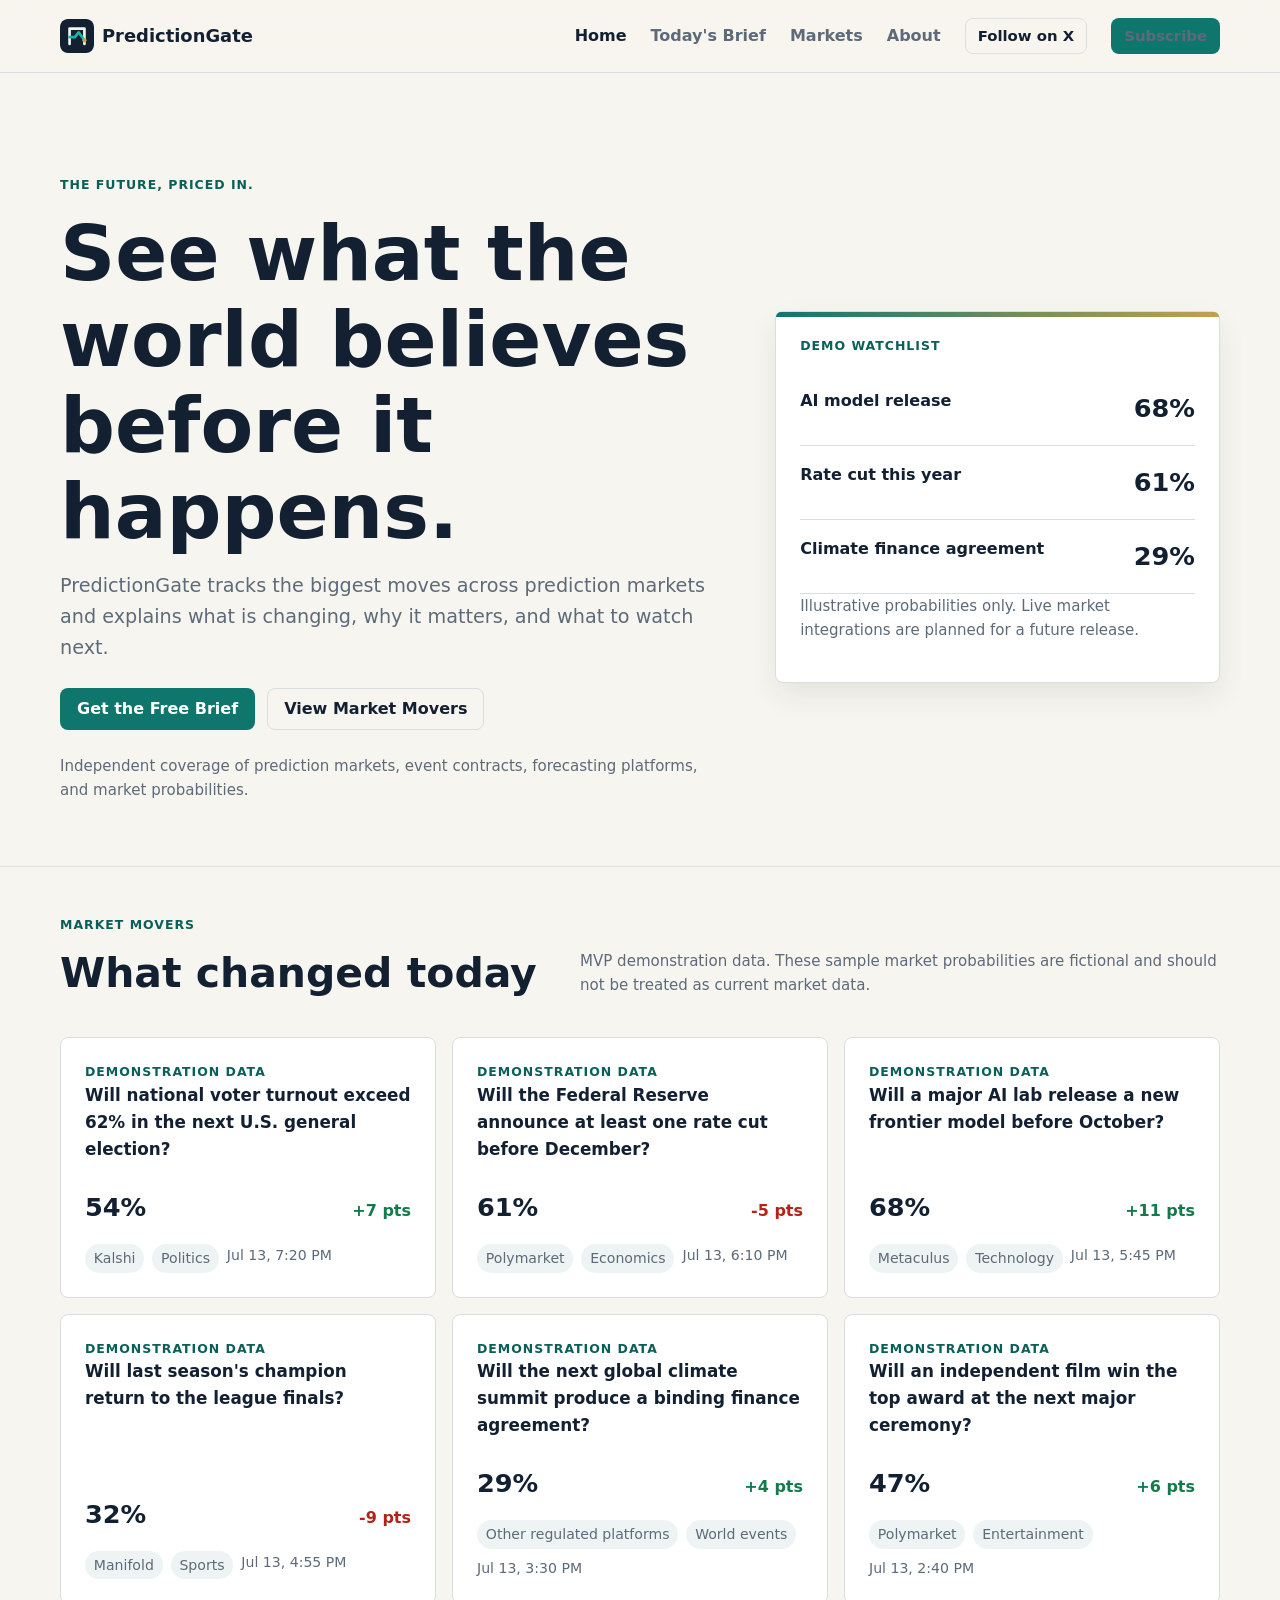
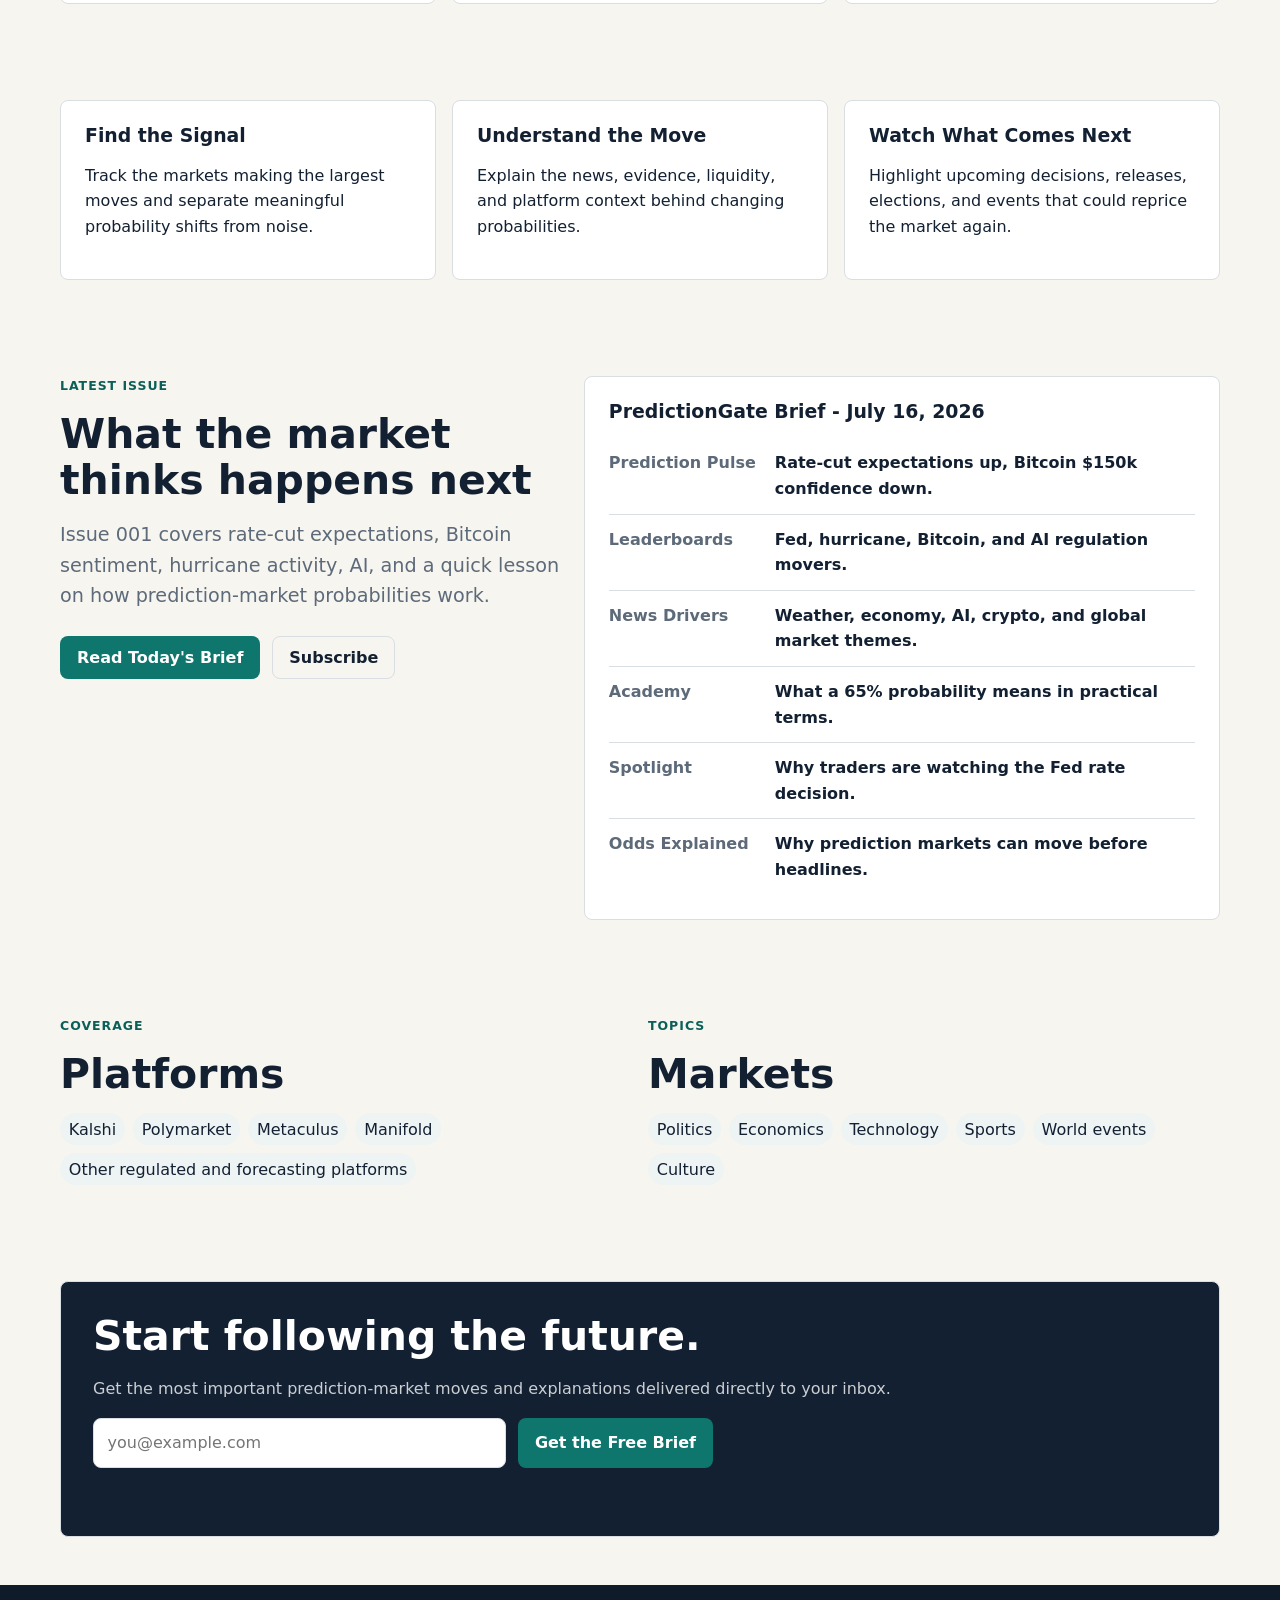
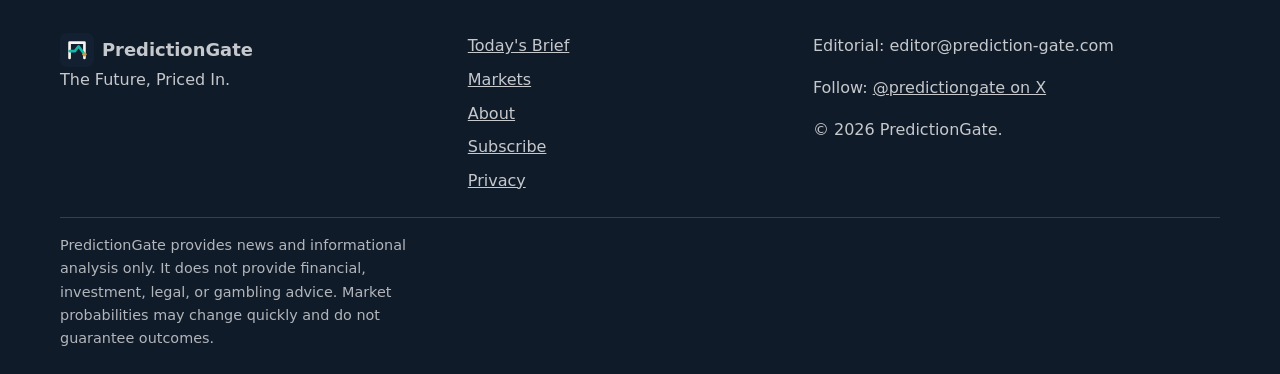
<file: index.html>
<!doctype html>
<html lang="en">
<head>
  <meta charset="utf-8">
  <meta name="viewport" content="width=device-width, initial-scale=1">
  <title>PredictionGate | Prediction Market News and Analysis</title>
  <meta name="description" content="PredictionGate tracks prediction market news, event contracts, market probabilities, and forecasting market moves with clear analysis.">
  <link rel="canonical" href="https://prediction-gate.com/">
  <meta property="og:title" content="PredictionGate | The Future, Priced In.">
  <meta property="og:description" content="Prediction market analysis for the biggest market probability moves and the stories behind them.">
  <meta property="og:type" content="website">
  <meta property="og:url" content="https://prediction-gate.com/">
  <meta name="twitter:card" content="summary_large_image">
  <meta name="twitter:title" content="PredictionGate">
  <meta name="twitter:description" content="The Future, Priced In.">
  <link rel="stylesheet" href="css/styles.css">
  <link rel="icon" href="assets/favicon.svg" type="image/svg+xml">
  <script type="application/ld+json">
    {
      "@context": "https://schema.org",
      "@type": "Organization",
      "name": "PredictionGate",
      "url": "https://prediction-gate.com/",
      "slogan": "The Future, Priced In.",
      "description": "Independent media and analysis focused on prediction markets, event contracts, forecasting platforms, and market probabilities."
    }
  </script>
  <!-- Analytics placeholders: insert Google Analytics, Plausible, or Beehiiv tracking snippets here. -->
</head>
<body>
  <a class="skip-link" href="#main">Skip to content</a>
  <header class="site-header">
    <div class="header-inner">
      <a class="logo" href="index.html" aria-label="PredictionGate home"><span class="logo-mark">PG</span><span>PredictionGate</span></a>
      <button class="nav-toggle" type="button" aria-expanded="false" aria-controls="site-nav" aria-label="Open navigation"><span></span><span></span><span></span></button>
      <nav class="site-nav" id="site-nav" aria-label="Main navigation">
        <a href="index.html" aria-current="page">Home</a>
        <a href="brief.html">Today's Brief</a>
        <a href="markets.html">Markets</a>
        <a href="about.html">About</a>
        <a class="button secondary small" href="https://x.com/predictiongate" target="_blank" rel="noopener">Follow on X</a>
        <a class="button small" href="subscribe.html">Subscribe</a>
      </nav>
    </div>
  </header>
  <main id="main">
    <section class="hero">
      <div class="section-inner hero-grid">
        <div>
          <p class="eyebrow">The Future, Priced In.</p>
          <h1>See what the world believes before it happens.</h1>
          <p class="lead">PredictionGate tracks the biggest moves across prediction markets and explains what is changing, why it matters, and what to watch next.</p>
          <div class="hero-actions">
            <a class="button" href="subscribe.html">Get the Free Brief</a>
            <a class="button secondary" href="markets.html">View Market Movers</a>
          </div>
          <p class="trust-statement">Independent coverage of prediction markets, event contracts, forecasting platforms, and market probabilities.</p>
        </div>
        <aside class="probability-panel" aria-label="Sample probability watchlist">
          <p class="eyebrow">Demo Watchlist</p>
          <div class="ticker-row"><strong>AI model release</strong><span class="probability">68%</span></div>
          <div class="ticker-row"><strong>Rate cut this year</strong><span class="probability">61%</span></div>
          <div class="ticker-row"><strong>Climate finance agreement</strong><span class="probability">29%</span></div>
          <p class="notice">Illustrative probabilities only. Live market integrations are planned for a future release.</p>
        </aside>
      </div>
    </section>

    <section class="section">
      <div class="section-inner">
        <div class="section-heading">
          <div>
            <p class="eyebrow">Market Movers</p>
            <h2>What changed today</h2>
          </div>
          <p class="notice">MVP demonstration data. These sample market probabilities are fictional and should not be treated as current market data.</p>
        </div>
        <div class="grid market-grid" id="market-movers" aria-live="polite"></div>
      </div>
    </section>

    <section class="section">
      <div class="section-inner grid three">
        <article class="card"><h3>Find the Signal</h3><p>Track the markets making the largest moves and separate meaningful probability shifts from noise.</p></article>
        <article class="card"><h3>Understand the Move</h3><p>Explain the news, evidence, liquidity, and platform context behind changing probabilities.</p></article>
        <article class="card"><h3>Watch What Comes Next</h3><p>Highlight upcoming decisions, releases, elections, and events that could reprice the market again.</p></article>
      </div>
    </section>

    <section class="section">
      <div class="section-inner newsletter-preview">
        <div>
          <p class="eyebrow">Latest Issue</p>
          <h2>What the market thinks happens next</h2>
          <p class="lead">Issue 001 covers rate-cut expectations, Bitcoin sentiment, hurricane activity, AI, and a quick lesson on how prediction-market probabilities work.</p>
          <div class="button-row"><a class="button" href="brief.html">Read Today's Brief</a><a class="button secondary" href="subscribe.html">Subscribe</a></div>
        </div>
        <article class="article-card">
          <h3>PredictionGate Brief - July 16, 2026</h3>
          <ul class="issue-list">
            <li><span>Prediction Pulse</span><strong>Rate-cut expectations up, Bitcoin $150k confidence down.</strong></li>
            <li><span>Leaderboards</span><strong>Fed, hurricane, Bitcoin, and AI regulation movers.</strong></li>
            <li><span>News Drivers</span><strong>Weather, economy, AI, crypto, and global market themes.</strong></li>
            <li><span>Academy</span><strong>What a 65% probability means in practical terms.</strong></li>
            <li><span>Spotlight</span><strong>Why traders are watching the Fed rate decision.</strong></li>
            <li><span>Odds Explained</span><strong>Why prediction markets can move before headlines.</strong></li>
          </ul>
        </article>
      </div>
    </section>

    <section class="section">
      <div class="section-inner grid two">
        <div>
          <p class="eyebrow">Coverage</p>
          <h2>Platforms</h2>
          <div class="tag-cloud">
            <span class="pill">Kalshi</span><span class="pill">Polymarket</span><span class="pill">Metaculus</span><span class="pill">Manifold</span><span class="pill">Other regulated and forecasting platforms</span>
          </div>
        </div>
        <div>
          <p class="eyebrow">Topics</p>
          <h2>Markets</h2>
          <div class="tag-cloud">
            <span class="pill">Politics</span><span class="pill">Economics</span><span class="pill">Technology</span><span class="pill">Sports</span><span class="pill">World events</span><span class="pill">Culture</span>
          </div>
        </div>
      </div>
    </section>

    <section class="section">
      <div class="section-inner callout">
        <h2>Start following the future.</h2>
        <p>Get the most important prediction-market moves and explanations delivered directly to your inbox.</p>
        <form class="signup-form" novalidate>
          <label for="home-email">Email address</label>
          <input id="home-email" name="email" type="email" autocomplete="email" placeholder="you@example.com" required>
          <button class="button" type="submit">Get the Free Brief</button>
          <p class="form-message" role="status" aria-live="polite"></p>
        </form>
      </div>
    </section>
  </main>
  <footer class="site-footer">
    <div class="footer-inner">
      <div><a class="logo" href="index.html"><span class="logo-mark">PG</span><span>PredictionGate</span></a><p>The Future, Priced In.</p></div>
      <nav class="footer-links" aria-label="Footer navigation"><a href="brief.html">Today's Brief</a><a href="markets.html">Markets</a><a href="about.html">About</a><a href="subscribe.html">Subscribe</a><a href="privacy.html">Privacy</a></nav>
      <div><p>Editorial: editor@prediction-gate.com</p><p>Follow: <a href="https://x.com/predictiongate" target="_blank" rel="noopener">@predictiongate on X</a></p><p>&copy; <span class="current-year"></span> PredictionGate.</p></div>
    </div>
    <div class="footer-inner footer-disclaimer">PredictionGate provides news and informational analysis only. It does not provide financial, investment, legal, or gambling advice. Market probabilities may change quickly and do not guarantee outcomes.</div>
  </footer>
  <script src="js/main.js"></script>
</body>
</html>
</file>
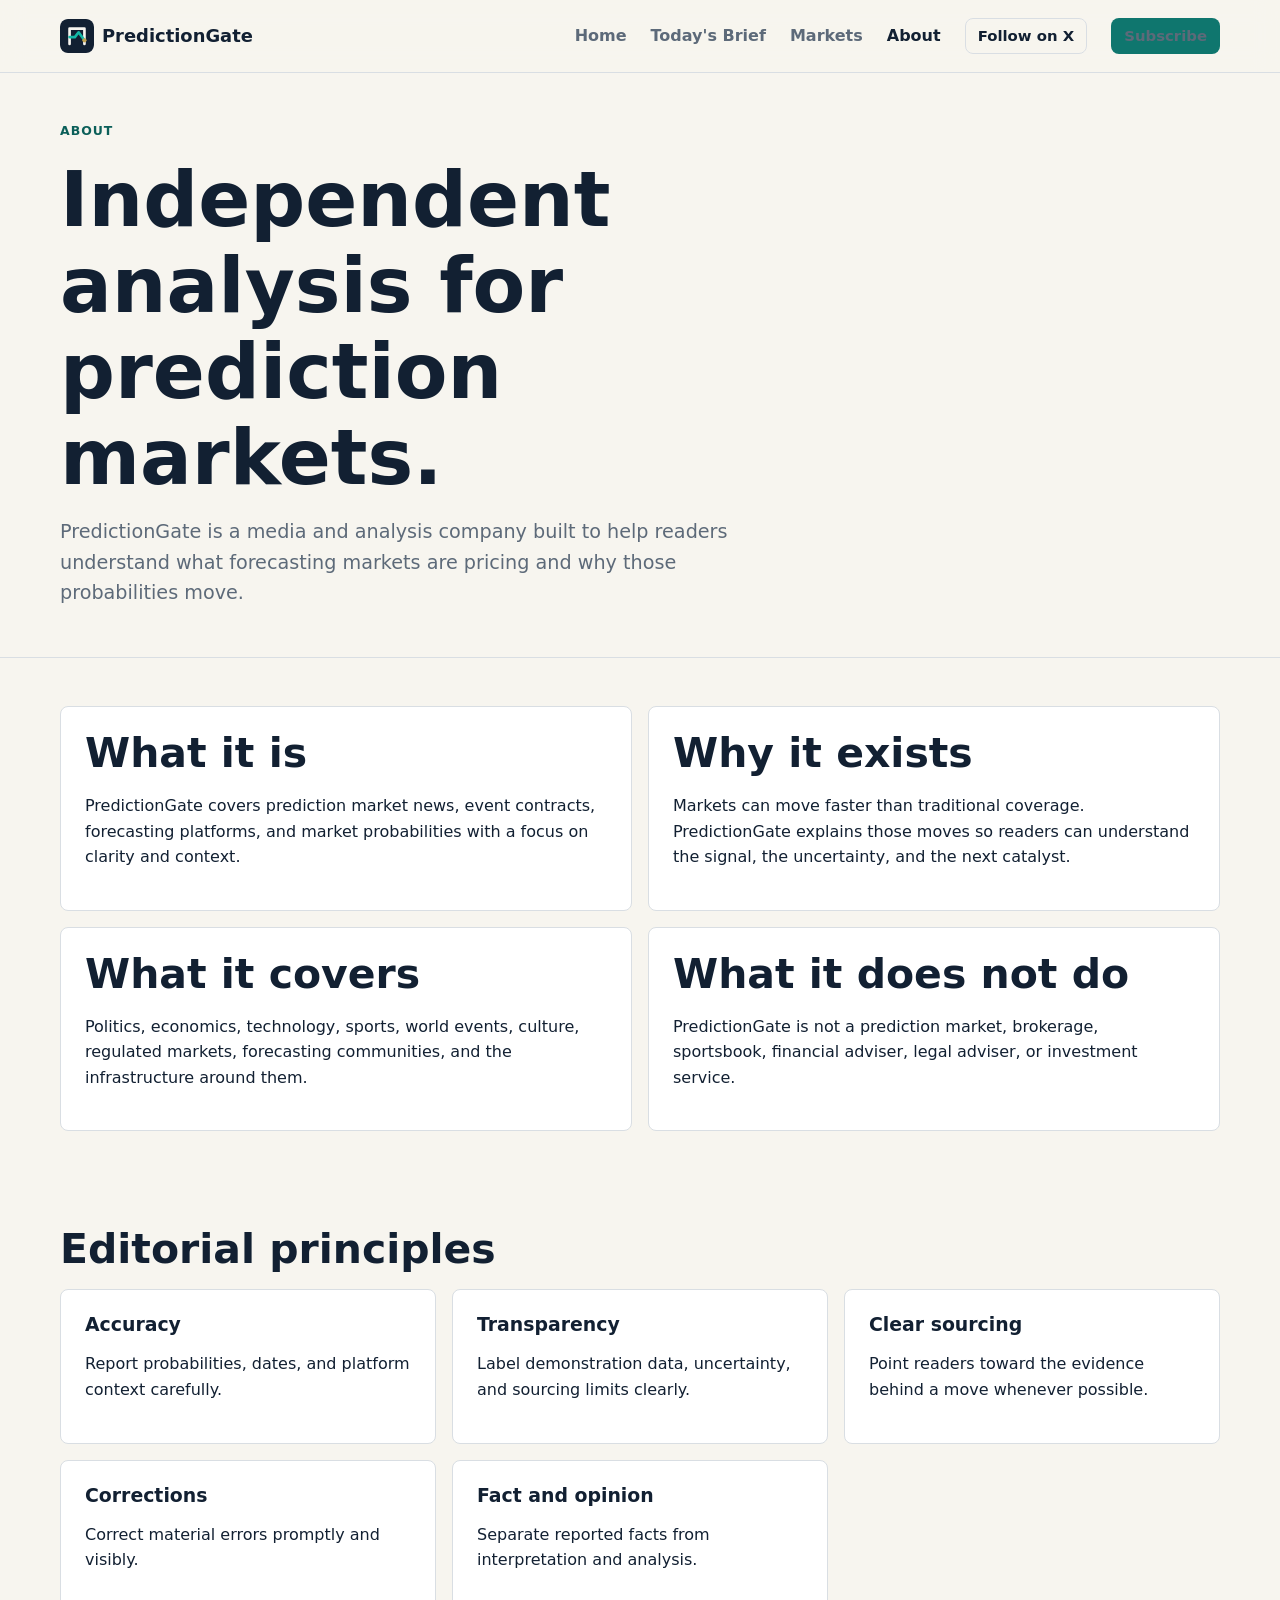
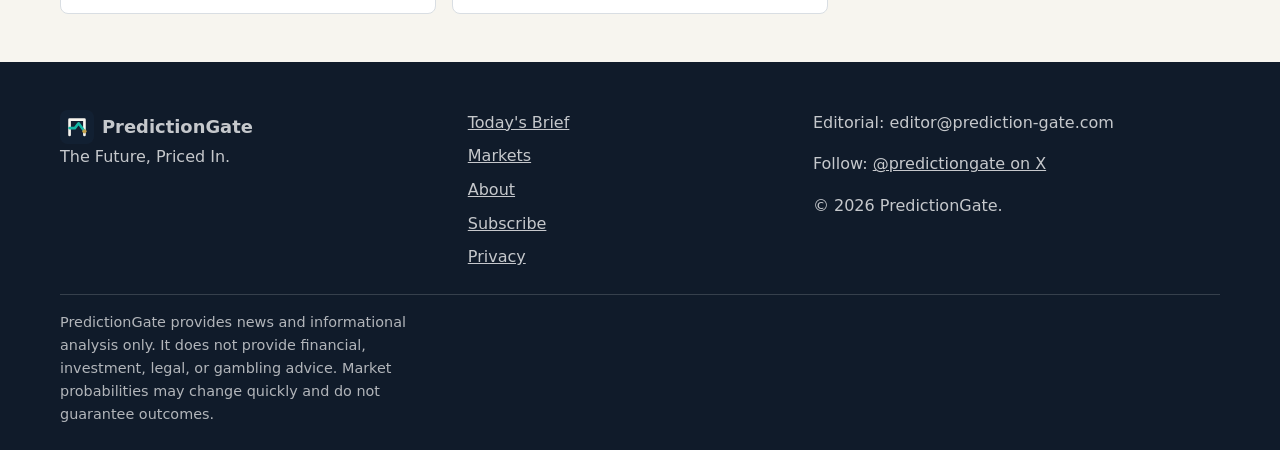
<file: about.html>
<!doctype html>
<html lang="en">
<head>
  <meta charset="utf-8">
  <meta name="viewport" content="width=device-width, initial-scale=1">
  <title>About | PredictionGate</title>
  <meta name="description" content="Learn about PredictionGate, an independent media and analysis company covering prediction markets and forecasting platforms.">
  <link rel="canonical" href="https://prediction-gate.com/about.html">
  <meta property="og:title" content="About PredictionGate">
  <meta property="og:description" content="Independent prediction market news and analysis without financial, legal, or gambling advice.">
  <meta property="og:type" content="website">
  <meta property="og:url" content="https://prediction-gate.com/about.html">
  <meta name="twitter:card" content="summary_large_image">
  <meta name="twitter:title" content="About PredictionGate">
  <meta name="twitter:description" content="The editorial approach behind PredictionGate.">
  <link rel="stylesheet" href="css/styles.css">
  <link rel="icon" href="assets/favicon.svg" type="image/svg+xml">
  <!-- Analytics placeholders: insert Google Analytics, Plausible, or Beehiiv tracking snippets here. -->
</head>
<body>
  <a class="skip-link" href="#main">Skip to content</a>
  <header class="site-header"><div class="header-inner"><a class="logo" href="index.html"><span class="logo-mark">PG</span><span>PredictionGate</span></a><button class="nav-toggle" type="button" aria-expanded="false" aria-controls="site-nav" aria-label="Open navigation"><span></span><span></span><span></span></button><nav class="site-nav" id="site-nav" aria-label="Main navigation"><a href="index.html">Home</a><a href="brief.html">Today's Brief</a><a href="markets.html">Markets</a><a href="about.html" aria-current="page">About</a><a class="button secondary small" href="https://x.com/predictiongate" target="_blank" rel="noopener">Follow on X</a><a class="button small" href="subscribe.html">Subscribe</a></nav></div></header>
  <main id="main">
    <section class="page-header"><div class="section-inner"><p class="eyebrow">About</p><h1>Independent analysis for prediction markets.</h1><p class="lead">PredictionGate is a media and analysis company built to help readers understand what forecasting markets are pricing and why those probabilities move.</p></div></section>
    <section class="section"><div class="section-inner grid two">
      <article class="card"><h2>What it is</h2><p>PredictionGate covers prediction market news, event contracts, forecasting platforms, and market probabilities with a focus on clarity and context.</p></article>
      <article class="card"><h2>Why it exists</h2><p>Markets can move faster than traditional coverage. PredictionGate explains those moves so readers can understand the signal, the uncertainty, and the next catalyst.</p></article>
      <article class="card"><h2>What it covers</h2><p>Politics, economics, technology, sports, world events, culture, regulated markets, forecasting communities, and the infrastructure around them.</p></article>
      <article class="card"><h2>What it does not do</h2><p>PredictionGate is not a prediction market, brokerage, sportsbook, financial adviser, legal adviser, or investment service.</p></article>
    </div></section>
    <section class="section"><div class="section-inner"><h2>Editorial principles</h2><div class="grid three"><article class="card"><h3>Accuracy</h3><p>Report probabilities, dates, and platform context carefully.</p></article><article class="card"><h3>Transparency</h3><p>Label demonstration data, uncertainty, and sourcing limits clearly.</p></article><article class="card"><h3>Clear sourcing</h3><p>Point readers toward the evidence behind a move whenever possible.</p></article><article class="card"><h3>Corrections</h3><p>Correct material errors promptly and visibly.</p></article><article class="card"><h3>Fact and opinion</h3><p>Separate reported facts from interpretation and analysis.</p></article></div></div></section>
  </main>
  <footer class="site-footer"><div class="footer-inner"><div><a class="logo" href="index.html"><span class="logo-mark">PG</span><span>PredictionGate</span></a><p>The Future, Priced In.</p></div><nav class="footer-links" aria-label="Footer navigation"><a href="brief.html">Today's Brief</a><a href="markets.html">Markets</a><a href="about.html">About</a><a href="subscribe.html">Subscribe</a><a href="privacy.html">Privacy</a></nav><div><p>Editorial: editor@prediction-gate.com</p><p>Follow: <a href="https://x.com/predictiongate" target="_blank" rel="noopener">@predictiongate on X</a></p><p>&copy; <span class="current-year"></span> PredictionGate.</p></div></div><div class="footer-inner footer-disclaimer">PredictionGate provides news and informational analysis only. It does not provide financial, investment, legal, or gambling advice. Market probabilities may change quickly and do not guarantee outcomes.</div></footer>
  <script src="js/main.js"></script>
</body>
</html>
</file>
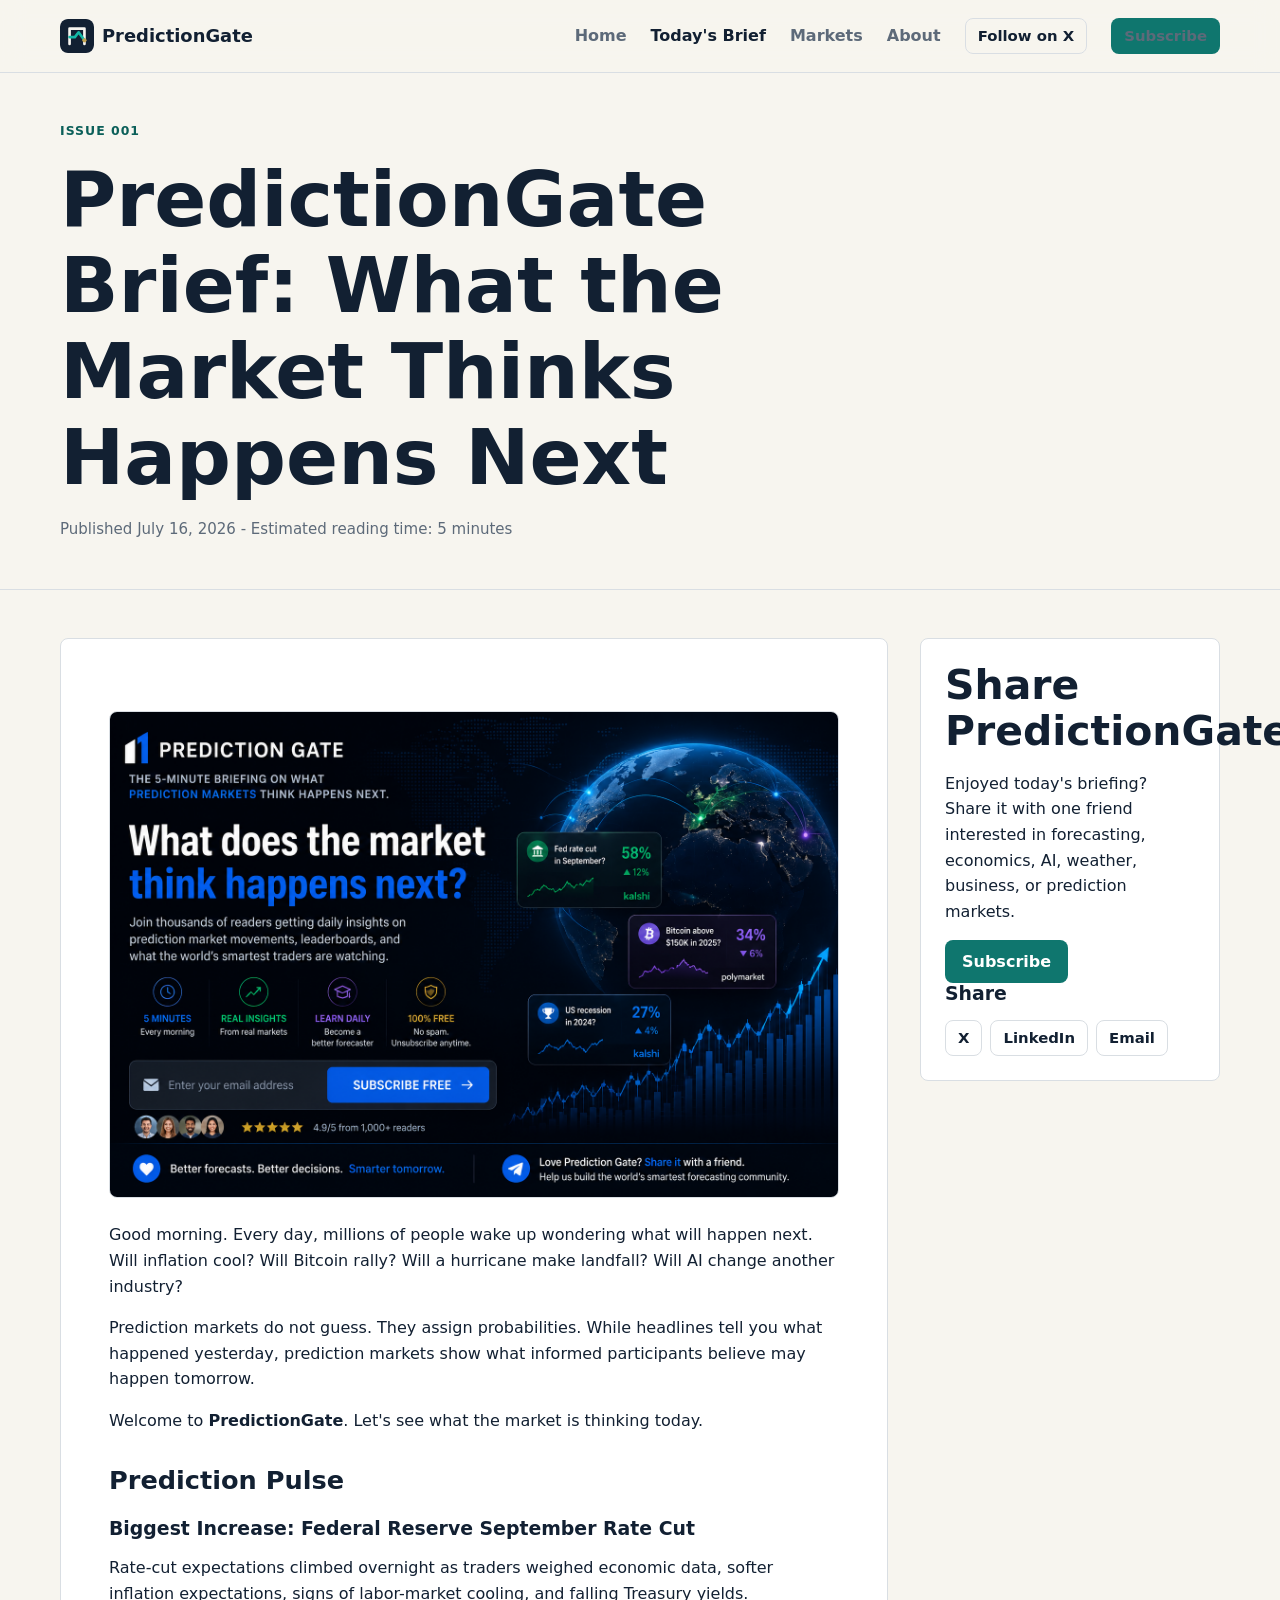
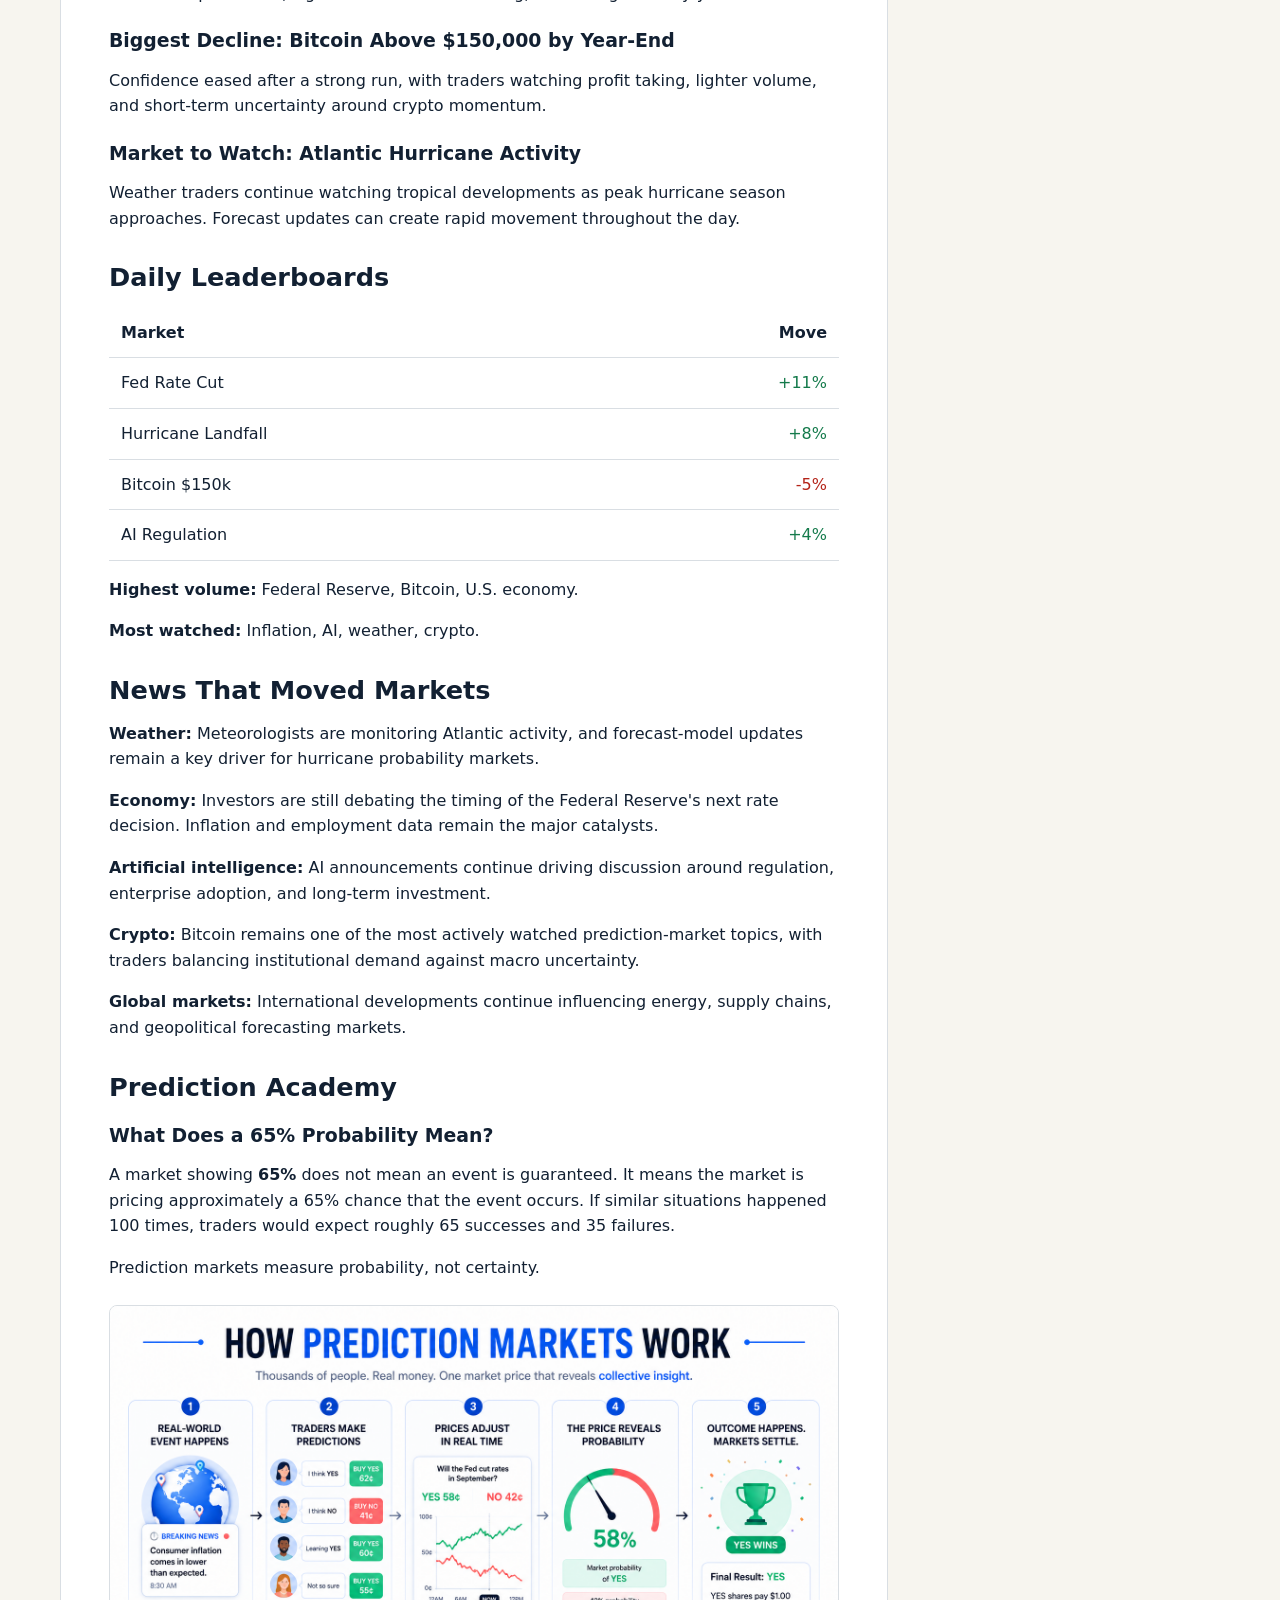
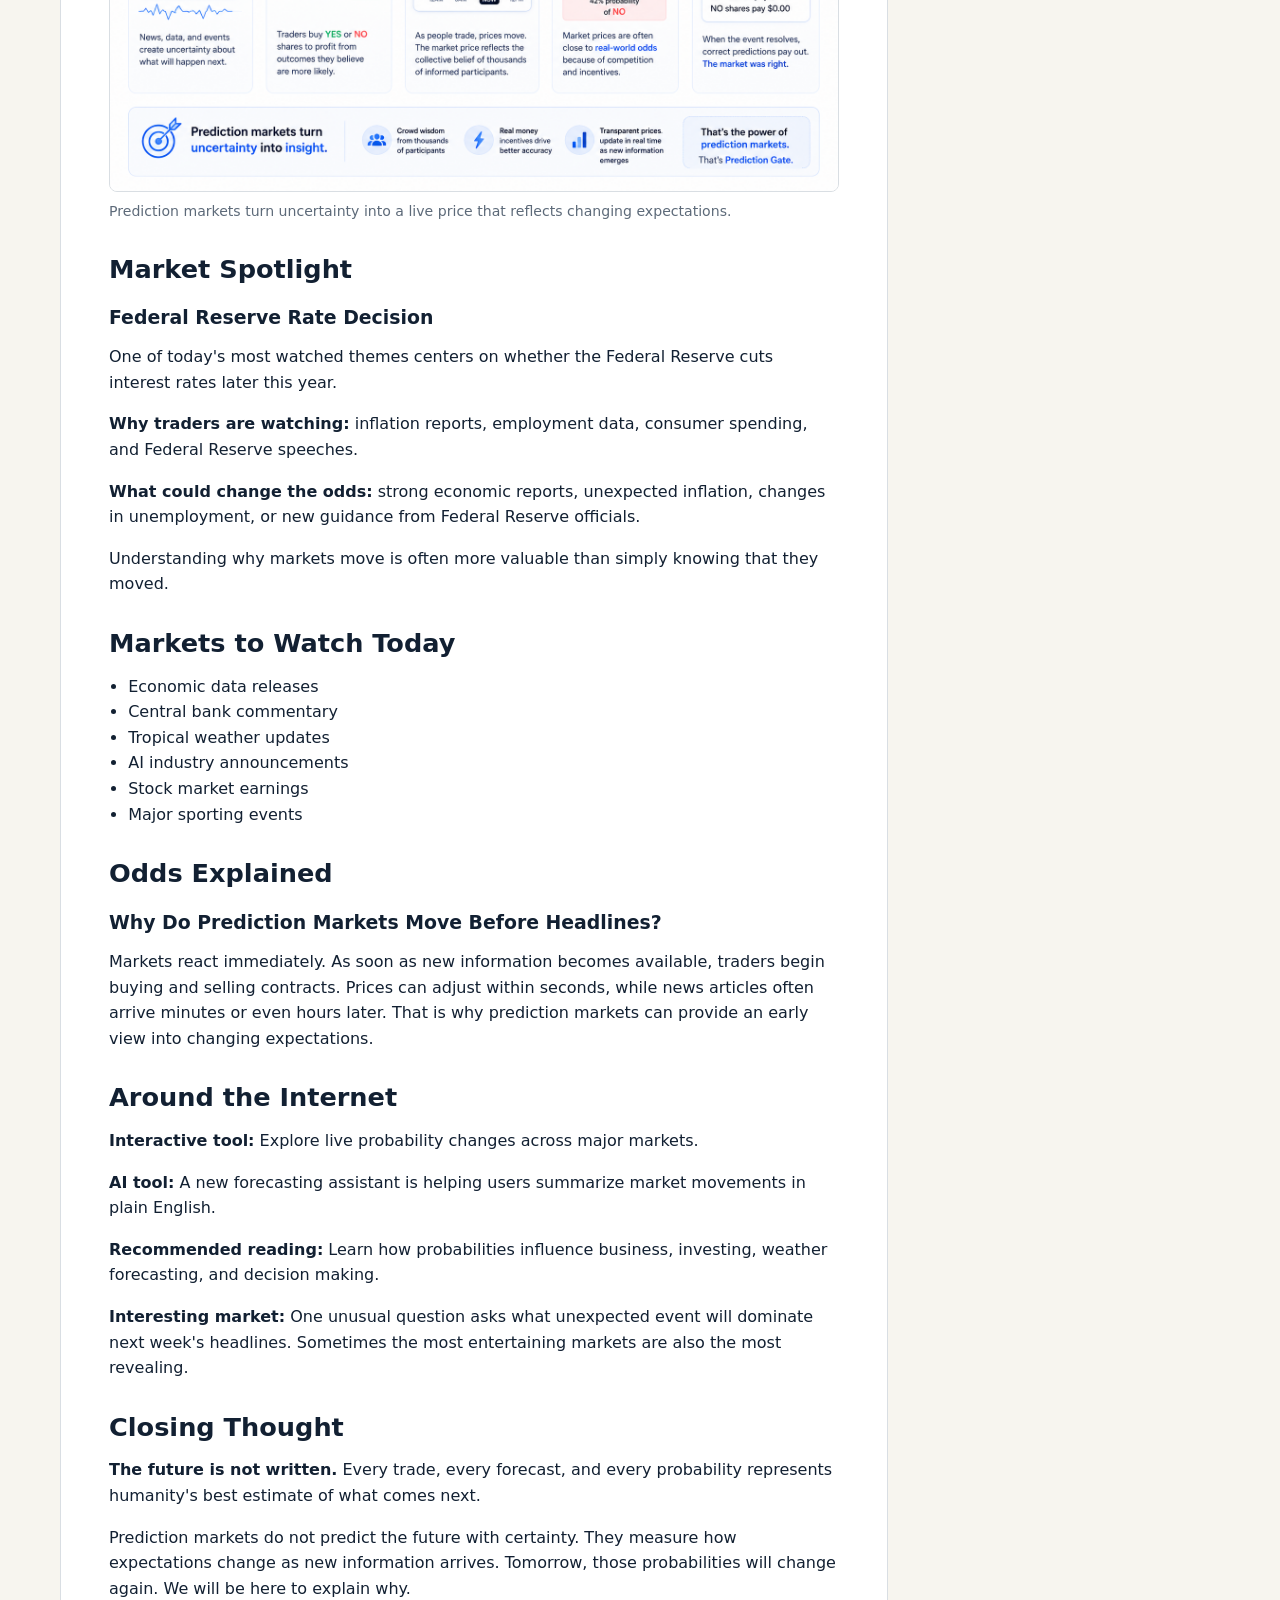
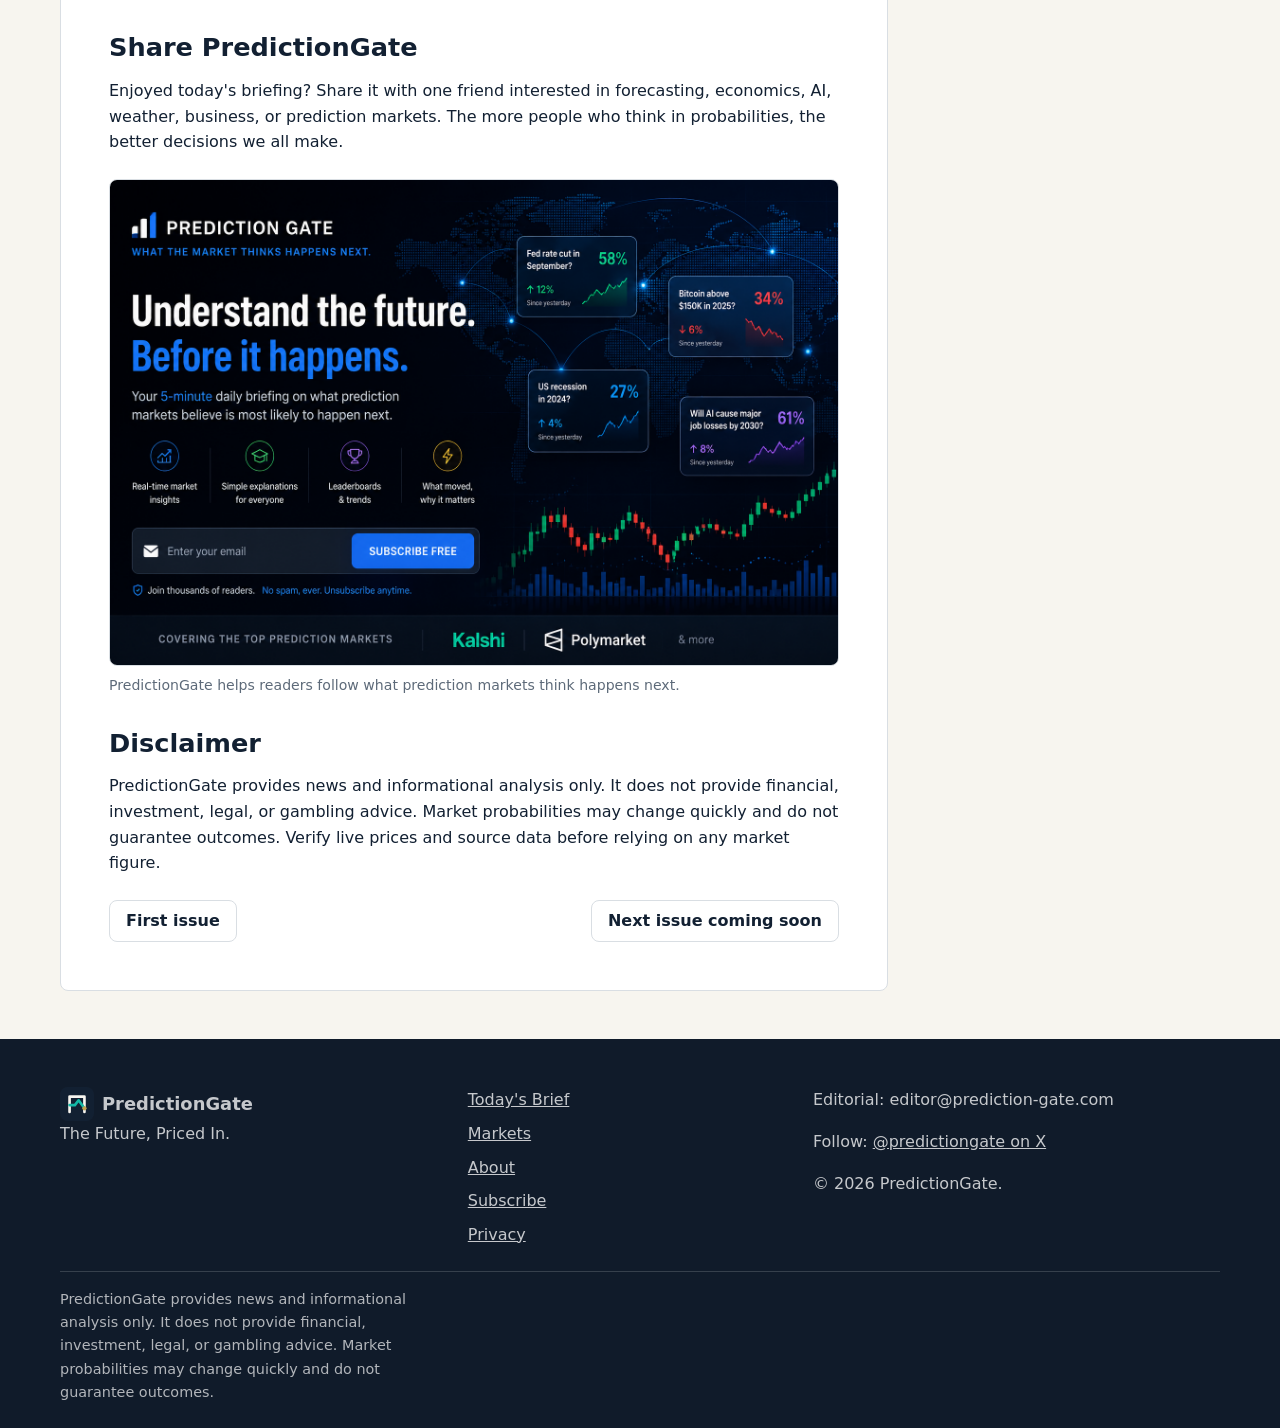
<file: brief.html>
<!doctype html>
<html lang="en">
<head>
  <meta charset="utf-8">
  <meta name="viewport" content="width=device-width, initial-scale=1">
  <title>PredictionGate Brief: What the Market Thinks Happens Next</title>
  <meta name="description" content="The first PredictionGate Brief: rate-cut expectations, Bitcoin sentiment, hurricane activity, AI, and a quick lesson on how prediction-market probabilities work.">
  <link rel="canonical" href="https://prediction-gate.com/brief.html">
  <meta property="og:title" content="PredictionGate Brief: What the Market Thinks Happens Next">
  <meta property="og:description" content="A five-minute briefing on prediction-market movers, market themes, and why probabilities shift before headlines catch up.">
  <meta property="og:type" content="article">
  <meta property="og:url" content="https://prediction-gate.com/brief.html">
  <meta property="og:image" content="https://prediction-gate.com/assets/brief-2026-07-16-hero.png">
  <meta name="twitter:card" content="summary_large_image">
  <meta name="twitter:title" content="PredictionGate Brief">
  <meta name="twitter:description" content="What the market thinks happens next.">
  <meta name="twitter:image" content="https://prediction-gate.com/assets/brief-2026-07-16-hero.png">
  <link rel="stylesheet" href="css/styles.css">
  <link rel="icon" href="assets/favicon.svg" type="image/svg+xml">
  <script type="application/ld+json">
    {
      "@context": "https://schema.org",
      "@type": "Article",
      "headline": "PredictionGate Brief: What the Market Thinks Happens Next",
      "datePublished": "2026-07-16",
      "dateModified": "2026-07-16",
      "author": {"@type": "Organization", "name": "PredictionGate"},
      "publisher": {"@type": "Organization", "name": "PredictionGate"},
      "image": "https://prediction-gate.com/assets/brief-2026-07-16-hero.png",
      "description": "The first PredictionGate Brief covering prediction-market movers, market themes, and probability education."
    }
  </script>
  <!-- Analytics placeholders: insert Google Analytics, Plausible, or Beehiiv tracking snippets here. -->
</head>
<body>
  <a class="skip-link" href="#main">Skip to content</a>
  <header class="site-header"><div class="header-inner"><a class="logo" href="index.html"><span class="logo-mark">PG</span><span>PredictionGate</span></a><button class="nav-toggle" type="button" aria-expanded="false" aria-controls="site-nav" aria-label="Open navigation"><span></span><span></span><span></span></button><nav class="site-nav" id="site-nav" aria-label="Main navigation"><a href="index.html">Home</a><a href="brief.html" aria-current="page">Today's Brief</a><a href="markets.html">Markets</a><a href="about.html">About</a><a class="button secondary small" href="https://x.com/predictiongate" target="_blank" rel="noopener">Follow on X</a><a class="button small" href="subscribe.html">Subscribe</a></nav></div></header>
  <main id="main">
    <section class="page-header"><div class="section-inner"><p class="eyebrow">Issue 001</p><h1>PredictionGate Brief: What the Market Thinks Happens Next</h1><p class="meta">Published July 16, 2026 - Estimated reading time: 5 minutes</p></div></section>
    <section class="section"><div class="section-inner article-layout">
      <article class="article-body">
        <figure class="article-hero-image">
          <img src="assets/brief-2026-07-16-hero.png" alt="PredictionGate briefing artwork showing a globe, market cards, and the headline what does the market think happens next.">
        </figure>
        <p>Good morning. Every day, millions of people wake up wondering what will happen next. Will inflation cool? Will Bitcoin rally? Will a hurricane make landfall? Will AI change another industry?</p>
        <p>Prediction markets do not guess. They assign probabilities. While headlines tell you what happened yesterday, prediction markets show what informed participants believe may happen tomorrow.</p>
        <p>Welcome to <strong>PredictionGate</strong>. Let's see what the market is thinking today.</p>

        <h2>Prediction Pulse</h2>
        <h3>Biggest Increase: Federal Reserve September Rate Cut</h3>
        <p>Rate-cut expectations climbed overnight as traders weighed economic data, softer inflation expectations, signs of labor-market cooling, and falling Treasury yields.</p>
        <h3>Biggest Decline: Bitcoin Above $150,000 by Year-End</h3>
        <p>Confidence eased after a strong run, with traders watching profit taking, lighter volume, and short-term uncertainty around crypto momentum.</p>
        <h3>Market to Watch: Atlantic Hurricane Activity</h3>
        <p>Weather traders continue watching tropical developments as peak hurricane season approaches. Forecast updates can create rapid movement throughout the day.</p>

        <h2>Daily Leaderboards</h2>
        <table class="leaderboard-table">
          <thead><tr><th>Market</th><th>Move</th></tr></thead>
          <tbody>
            <tr><td>Fed Rate Cut</td><td class="positive">+11%</td></tr>
            <tr><td>Hurricane Landfall</td><td class="positive">+8%</td></tr>
            <tr><td>Bitcoin $150k</td><td class="negative">-5%</td></tr>
            <tr><td>AI Regulation</td><td class="positive">+4%</td></tr>
          </tbody>
        </table>
        <p><strong>Highest volume:</strong> Federal Reserve, Bitcoin, U.S. economy.</p>
        <p><strong>Most watched:</strong> Inflation, AI, weather, crypto.</p>

        <h2>News That Moved Markets</h2>
        <p><strong>Weather:</strong> Meteorologists are monitoring Atlantic activity, and forecast-model updates remain a key driver for hurricane probability markets.</p>
        <p><strong>Economy:</strong> Investors are still debating the timing of the Federal Reserve's next rate decision. Inflation and employment data remain the major catalysts.</p>
        <p><strong>Artificial intelligence:</strong> AI announcements continue driving discussion around regulation, enterprise adoption, and long-term investment.</p>
        <p><strong>Crypto:</strong> Bitcoin remains one of the most actively watched prediction-market topics, with traders balancing institutional demand against macro uncertainty.</p>
        <p><strong>Global markets:</strong> International developments continue influencing energy, supply chains, and geopolitical forecasting markets.</p>

        <h2>Prediction Academy</h2>
        <h3>What Does a 65% Probability Mean?</h3>
        <p>A market showing <strong>65%</strong> does not mean an event is guaranteed. It means the market is pricing approximately a 65% chance that the event occurs. If similar situations happened 100 times, traders would expect roughly 65 successes and 35 failures.</p>
        <p>Prediction markets measure probability, not certainty.</p>
        <figure>
          <img src="assets/brief-2026-07-16-how-markets-work.png" alt="Infographic explaining how prediction markets turn real-world events, trades, price changes, and outcomes into market probabilities.">
          <figcaption>Prediction markets turn uncertainty into a live price that reflects changing expectations.</figcaption>
        </figure>

        <h2>Market Spotlight</h2>
        <h3>Federal Reserve Rate Decision</h3>
        <p>One of today's most watched themes centers on whether the Federal Reserve cuts interest rates later this year.</p>
        <p><strong>Why traders are watching:</strong> inflation reports, employment data, consumer spending, and Federal Reserve speeches.</p>
        <p><strong>What could change the odds:</strong> strong economic reports, unexpected inflation, changes in unemployment, or new guidance from Federal Reserve officials.</p>
        <p>Understanding why markets move is often more valuable than simply knowing that they moved.</p>

        <h2>Markets to Watch Today</h2>
        <ul>
          <li>Economic data releases</li>
          <li>Central bank commentary</li>
          <li>Tropical weather updates</li>
          <li>AI industry announcements</li>
          <li>Stock market earnings</li>
          <li>Major sporting events</li>
        </ul>

        <h2>Odds Explained</h2>
        <h3>Why Do Prediction Markets Move Before Headlines?</h3>
        <p>Markets react immediately. As soon as new information becomes available, traders begin buying and selling contracts. Prices can adjust within seconds, while news articles often arrive minutes or even hours later. That is why prediction markets can provide an early view into changing expectations.</p>

        <h2>Around the Internet</h2>
        <p><strong>Interactive tool:</strong> Explore live probability changes across major markets.</p>
        <p><strong>AI tool:</strong> A new forecasting assistant is helping users summarize market movements in plain English.</p>
        <p><strong>Recommended reading:</strong> Learn how probabilities influence business, investing, weather forecasting, and decision making.</p>
        <p><strong>Interesting market:</strong> One unusual question asks what unexpected event will dominate next week's headlines. Sometimes the most entertaining markets are also the most revealing.</p>

        <h2>Closing Thought</h2>
        <p><strong>The future is not written.</strong> Every trade, every forecast, and every probability represents humanity's best estimate of what comes next.</p>
        <p>Prediction markets do not predict the future with certainty. They measure how expectations change as new information arrives. Tomorrow, those probabilities will change again. We will be here to explain why.</p>

        <h2>Share PredictionGate</h2>
        <p>Enjoyed today's briefing? Share it with one friend interested in forecasting, economics, AI, weather, business, or prediction markets. The more people who think in probabilities, the better decisions we all make.</p>
        <figure>
          <img src="assets/brief-2026-07-16-promo.png" alt="PredictionGate promotional artwork with market cards and subscribe callout.">
          <figcaption>PredictionGate helps readers follow what prediction markets think happens next.</figcaption>
        </figure>

        <h2>Disclaimer</h2>
        <p>PredictionGate provides news and informational analysis only. It does not provide financial, investment, legal, or gambling advice. Market probabilities may change quickly and do not guarantee outcomes. Verify live prices and source data before relying on any market figure.</p>
        <div class="article-nav"><a class="button secondary" href="#" aria-disabled="true">First issue</a><a class="button secondary" href="#" aria-disabled="true">Next issue coming soon</a></div>
      </article>
      <aside class="card">
        <h2>Share PredictionGate</h2>
        <p>Enjoyed today's briefing? Share it with one friend interested in forecasting, economics, AI, weather, business, or prediction markets.</p>
        <a class="button" href="subscribe.html">Subscribe</a>
        <h3>Share</h3>
        <div class="share-links"><a class="button secondary small share-link" data-share="x" href="#">X</a><a class="button secondary small share-link" data-share="linkedin" href="#">LinkedIn</a><a class="button secondary small share-link" data-share="email" href="#">Email</a></div>
      </aside>
    </div></section>
  </main>
  <footer class="site-footer"><div class="footer-inner"><div><a class="logo" href="index.html"><span class="logo-mark">PG</span><span>PredictionGate</span></a><p>The Future, Priced In.</p></div><nav class="footer-links" aria-label="Footer navigation"><a href="brief.html">Today's Brief</a><a href="markets.html">Markets</a><a href="about.html">About</a><a href="subscribe.html">Subscribe</a><a href="privacy.html">Privacy</a></nav><div><p>Editorial: editor@prediction-gate.com</p><p>Follow: <a href="https://x.com/predictiongate" target="_blank" rel="noopener">@predictiongate on X</a></p><p>&copy; <span class="current-year"></span> PredictionGate.</p></div></div><div class="footer-inner footer-disclaimer">PredictionGate provides news and informational analysis only. It does not provide financial, investment, legal, or gambling advice. Market probabilities may change quickly and do not guarantee outcomes.</div></footer>
  <script src="js/main.js"></script>
</body>
</html>
</file>
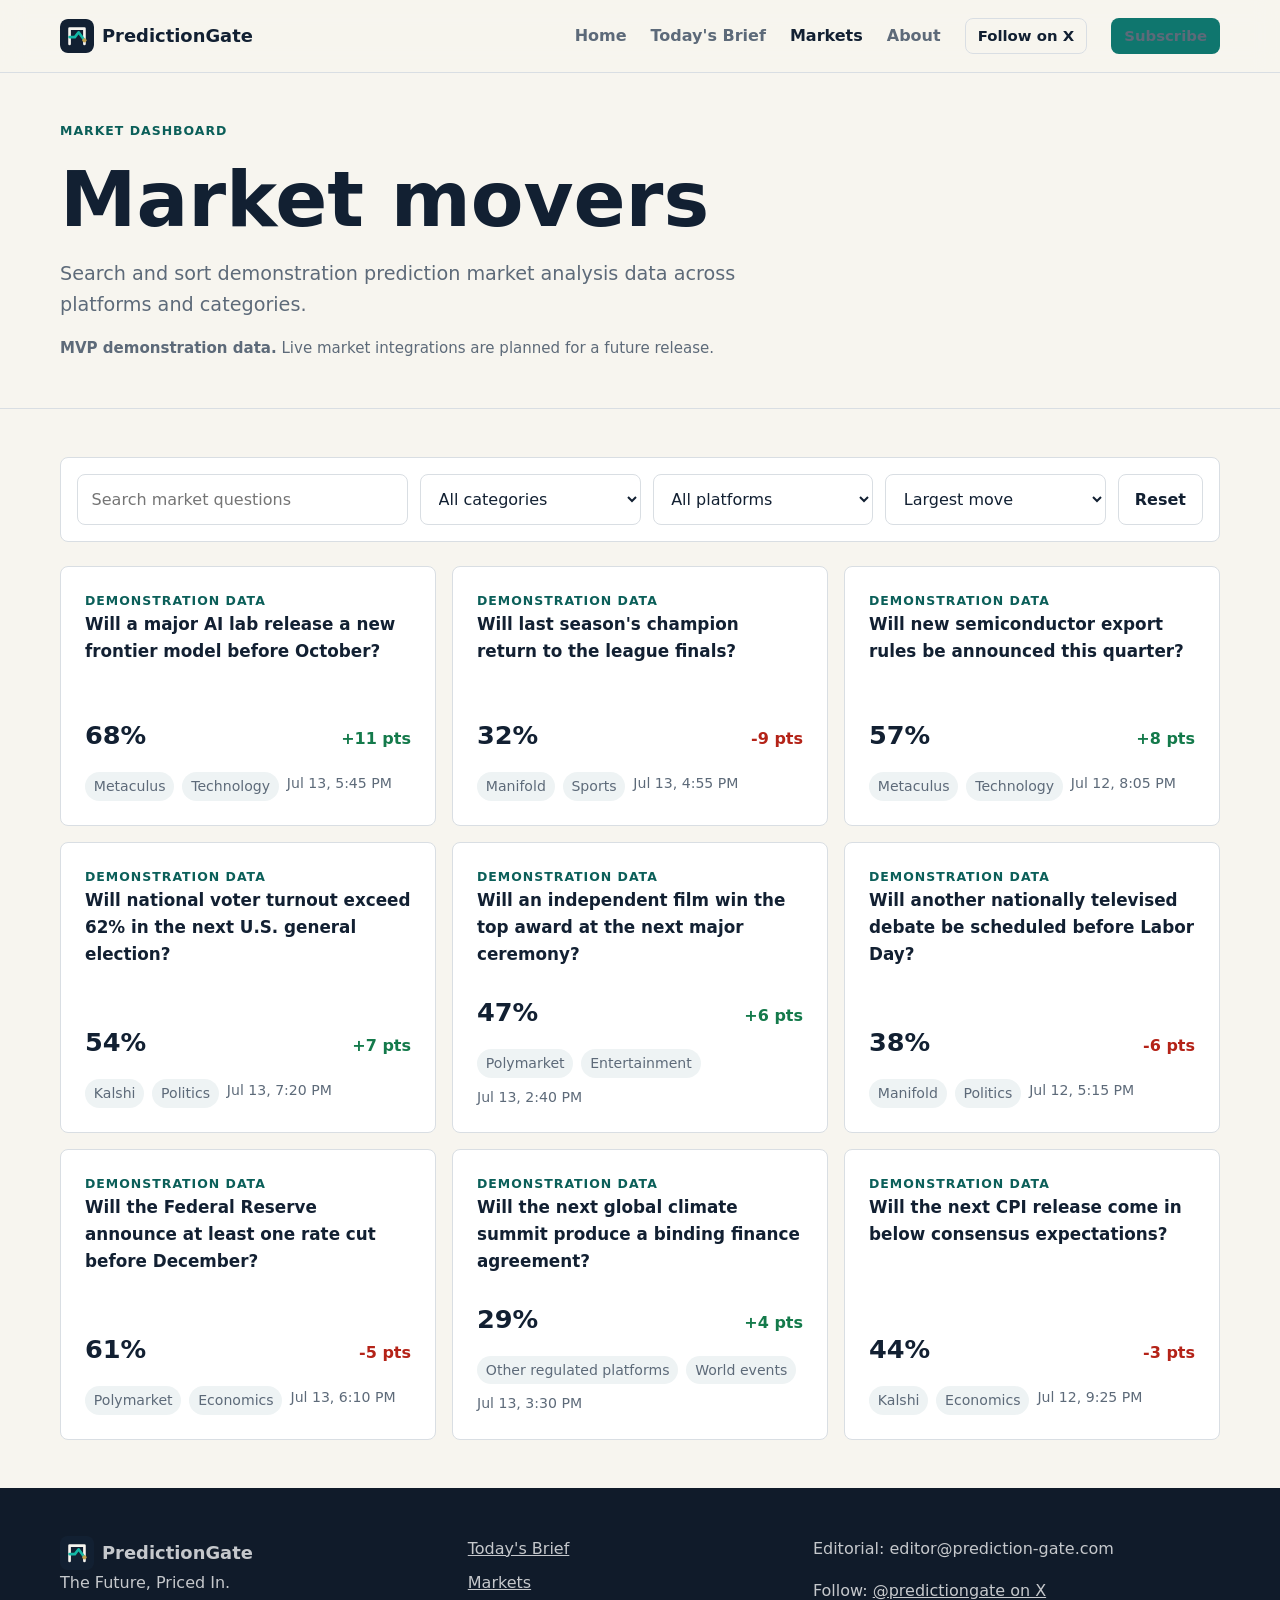
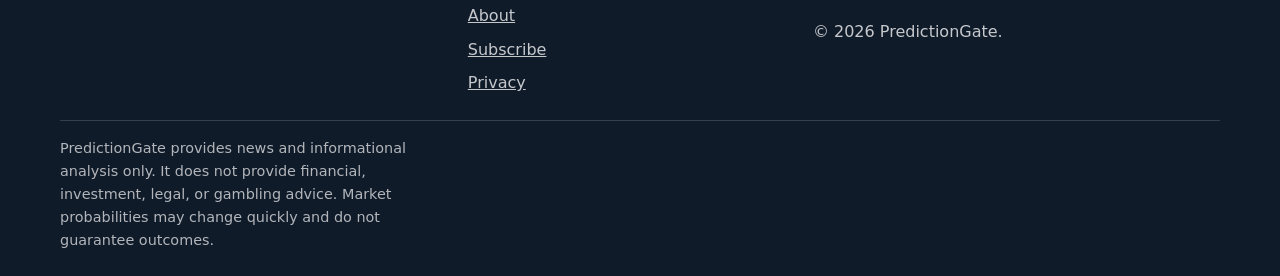
<file: markets.html>
<!doctype html>
<html lang="en">
<head>
  <meta charset="utf-8">
  <meta name="viewport" content="width=device-width, initial-scale=1">
  <title>Markets | PredictionGate</title>
  <meta name="description" content="Search, filter, and sort demonstration prediction market data by category, platform, probability, and market move.">
  <link rel="canonical" href="https://prediction-gate.com/markets.html">
  <meta property="og:title" content="Markets | PredictionGate">
  <meta property="og:description" content="A demonstration dashboard for prediction markets, event contracts, and market probabilities.">
  <meta property="og:type" content="website">
  <meta property="og:url" content="https://prediction-gate.com/markets.html">
  <meta name="twitter:card" content="summary_large_image">
  <meta name="twitter:title" content="Markets | PredictionGate">
  <meta name="twitter:description" content="Prediction market movers and filters.">
  <link rel="stylesheet" href="css/styles.css">
  <link rel="icon" href="assets/favicon.svg" type="image/svg+xml">
  <!-- Analytics placeholders: insert Google Analytics, Plausible, or Beehiiv tracking snippets here. -->
</head>
<body>
  <a class="skip-link" href="#main">Skip to content</a>
  <header class="site-header"><div class="header-inner"><a class="logo" href="index.html"><span class="logo-mark">PG</span><span>PredictionGate</span></a><button class="nav-toggle" type="button" aria-expanded="false" aria-controls="site-nav" aria-label="Open navigation"><span></span><span></span><span></span></button><nav class="site-nav" id="site-nav" aria-label="Main navigation"><a href="index.html">Home</a><a href="brief.html">Today's Brief</a><a href="markets.html" aria-current="page">Markets</a><a href="about.html">About</a><a class="button secondary small" href="https://x.com/predictiongate" target="_blank" rel="noopener">Follow on X</a><a class="button small" href="subscribe.html">Subscribe</a></nav></div></header>
  <main id="main">
    <section class="page-header"><div class="section-inner"><p class="eyebrow">Market Dashboard</p><h1>Market movers</h1><p class="lead">Search and sort demonstration prediction market analysis data across platforms and categories.</p><p class="notice"><strong>MVP demonstration data.</strong> Live market integrations are planned for a future release.</p></div></section>
    <section class="section"><div class="section-inner">
      <div class="dashboard-controls" aria-label="Market filters">
        <input id="market-search" type="search" placeholder="Search market questions" aria-label="Search market questions">
        <select id="category-filter" aria-label="Filter by category"></select>
        <select id="platform-filter" aria-label="Filter by platform"></select>
        <select id="sort-filter" aria-label="Sort markets"><option value="largest-move">Largest move</option><option value="highest-probability">Highest probability</option><option value="lowest-probability">Lowest probability</option><option value="recently-updated">Recently updated</option></select>
        <button class="button secondary" id="reset-filters" type="button">Reset</button>
      </div>
      <div class="grid market-grid" id="markets-dashboard" aria-live="polite"></div>
      <div class="empty-state" id="empty-state"><h2>No markets found</h2><p>Try a different search, category, platform, or sort setting.</p></div>
    </div></section>
  </main>
  <footer class="site-footer"><div class="footer-inner"><div><a class="logo" href="index.html"><span class="logo-mark">PG</span><span>PredictionGate</span></a><p>The Future, Priced In.</p></div><nav class="footer-links" aria-label="Footer navigation"><a href="brief.html">Today's Brief</a><a href="markets.html">Markets</a><a href="about.html">About</a><a href="subscribe.html">Subscribe</a><a href="privacy.html">Privacy</a></nav><div><p>Editorial: editor@prediction-gate.com</p><p>Follow: <a href="https://x.com/predictiongate" target="_blank" rel="noopener">@predictiongate on X</a></p><p>&copy; <span class="current-year"></span> PredictionGate.</p></div></div><div class="footer-inner footer-disclaimer">PredictionGate provides news and informational analysis only. It does not provide financial, investment, legal, or gambling advice. Market probabilities may change quickly and do not guarantee outcomes.</div></footer>
  <script src="js/main.js"></script>
</body>
</html>
</file>
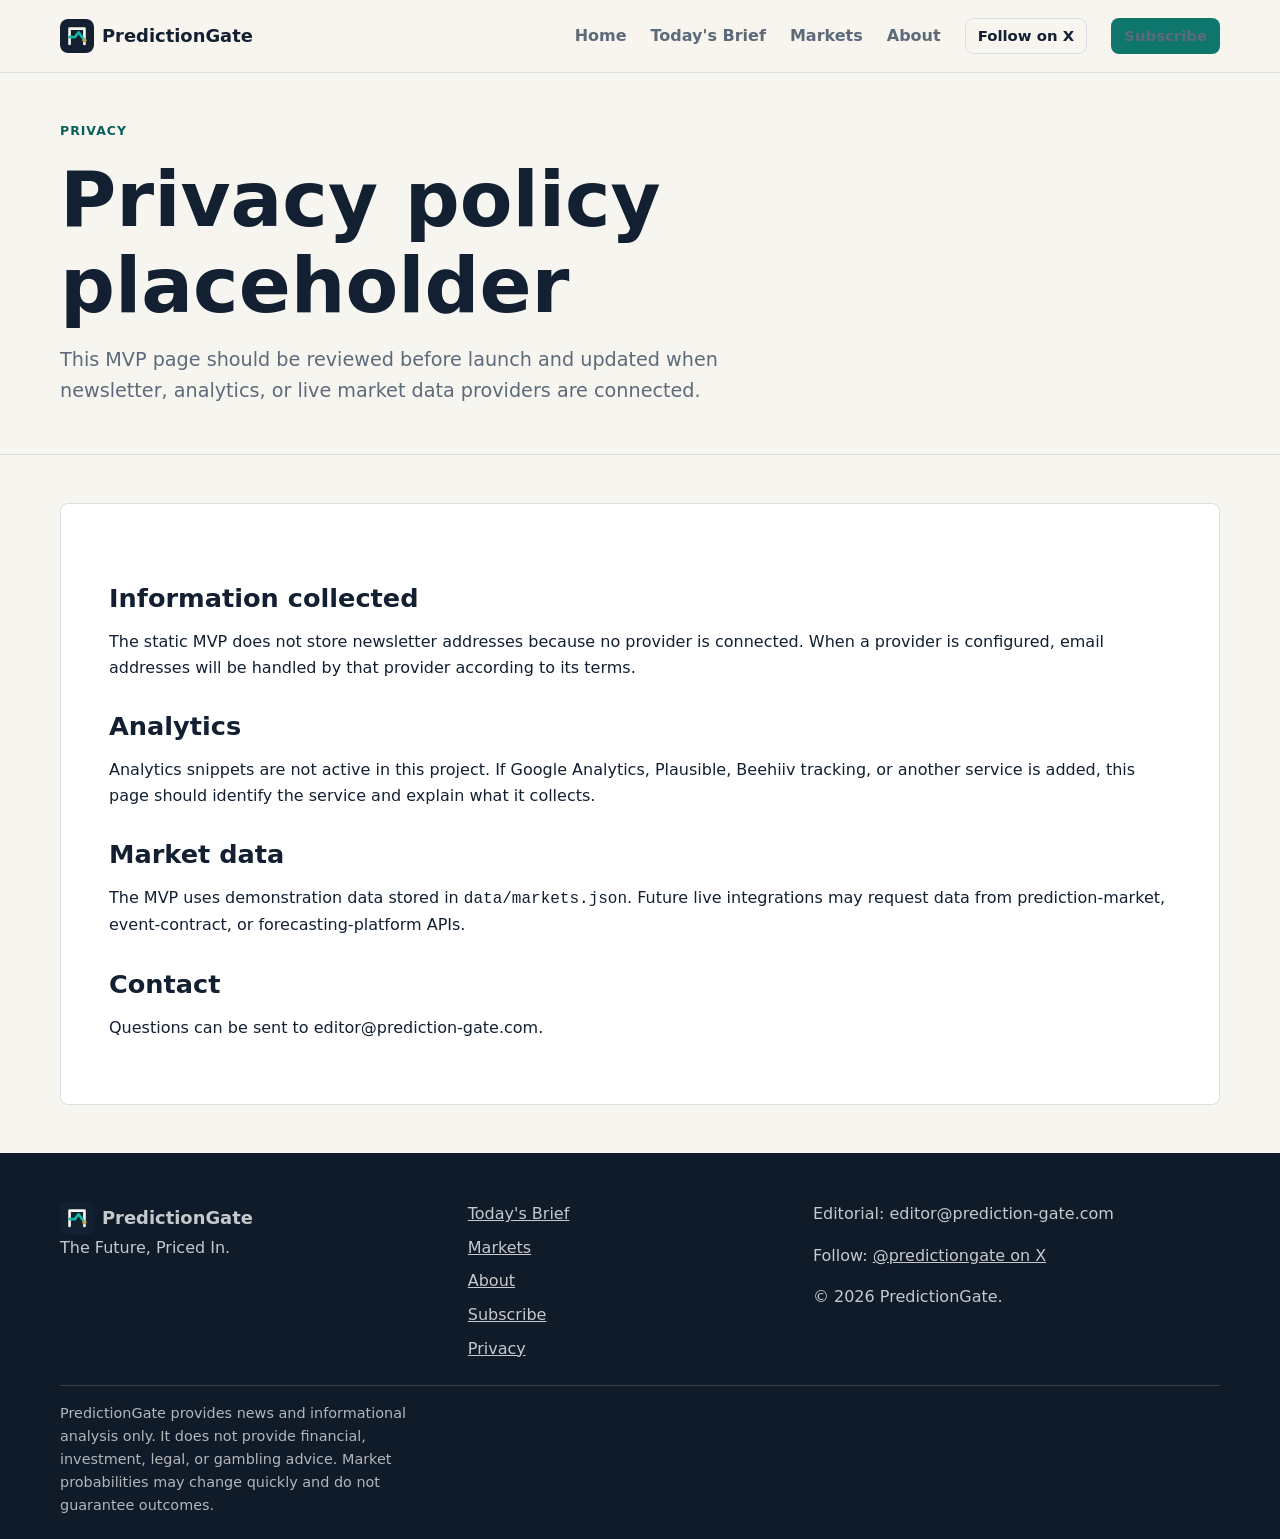
<file: privacy.html>
<!doctype html>
<html lang="en">
<head>
  <meta charset="utf-8">
  <meta name="viewport" content="width=device-width, initial-scale=1">
  <title>Privacy | PredictionGate</title>
  <meta name="description" content="PredictionGate privacy notes for newsletter signups, analytics placeholders, and future data providers.">
  <link rel="canonical" href="https://prediction-gate.com/privacy.html">
  <meta property="og:title" content="Privacy | PredictionGate">
  <meta property="og:description" content="Privacy information for the PredictionGate MVP website.">
  <meta property="og:type" content="website">
  <meta property="og:url" content="https://prediction-gate.com/privacy.html">
  <meta name="twitter:card" content="summary_large_image">
  <meta name="twitter:title" content="Privacy | PredictionGate">
  <meta name="twitter:description" content="Privacy information for PredictionGate.">
  <link rel="stylesheet" href="css/styles.css">
  <link rel="icon" href="assets/favicon.svg" type="image/svg+xml">
  <!-- Analytics placeholders: insert Google Analytics, Plausible, or Beehiiv tracking snippets here. -->
</head>
<body>
  <a class="skip-link" href="#main">Skip to content</a>
  <header class="site-header"><div class="header-inner"><a class="logo" href="index.html"><span class="logo-mark">PG</span><span>PredictionGate</span></a><button class="nav-toggle" type="button" aria-expanded="false" aria-controls="site-nav" aria-label="Open navigation"><span></span><span></span><span></span></button><nav class="site-nav" id="site-nav" aria-label="Main navigation"><a href="index.html">Home</a><a href="brief.html">Today's Brief</a><a href="markets.html">Markets</a><a href="about.html">About</a><a class="button secondary small" href="https://x.com/predictiongate" target="_blank" rel="noopener">Follow on X</a><a class="button small" href="subscribe.html">Subscribe</a></nav></div></header>
  <main id="main">
    <section class="page-header"><div class="section-inner"><p class="eyebrow">Privacy</p><h1>Privacy policy placeholder</h1><p class="lead">This MVP page should be reviewed before launch and updated when newsletter, analytics, or live market data providers are connected.</p></div></section>
    <section class="section"><div class="section-inner article-body">
      <h2>Information collected</h2><p>The static MVP does not store newsletter addresses because no provider is connected. When a provider is configured, email addresses will be handled by that provider according to its terms.</p>
      <h2>Analytics</h2><p>Analytics snippets are not active in this project. If Google Analytics, Plausible, Beehiiv tracking, or another service is added, this page should identify the service and explain what it collects.</p>
      <h2>Market data</h2><p>The MVP uses demonstration data stored in <code>data/markets.json</code>. Future live integrations may request data from prediction-market, event-contract, or forecasting-platform APIs.</p>
      <h2>Contact</h2><p>Questions can be sent to editor@prediction-gate.com.</p>
    </div></section>
  </main>
  <footer class="site-footer"><div class="footer-inner"><div><a class="logo" href="index.html"><span class="logo-mark">PG</span><span>PredictionGate</span></a><p>The Future, Priced In.</p></div><nav class="footer-links" aria-label="Footer navigation"><a href="brief.html">Today's Brief</a><a href="markets.html">Markets</a><a href="about.html">About</a><a href="subscribe.html">Subscribe</a><a href="privacy.html">Privacy</a></nav><div><p>Editorial: editor@prediction-gate.com</p><p>Follow: <a href="https://x.com/predictiongate" target="_blank" rel="noopener">@predictiongate on X</a></p><p>&copy; <span class="current-year"></span> PredictionGate.</p></div></div><div class="footer-inner footer-disclaimer">PredictionGate provides news and informational analysis only. It does not provide financial, investment, legal, or gambling advice. Market probabilities may change quickly and do not guarantee outcomes.</div></footer>
  <script src="js/main.js"></script>
</body>
</html>
</file>
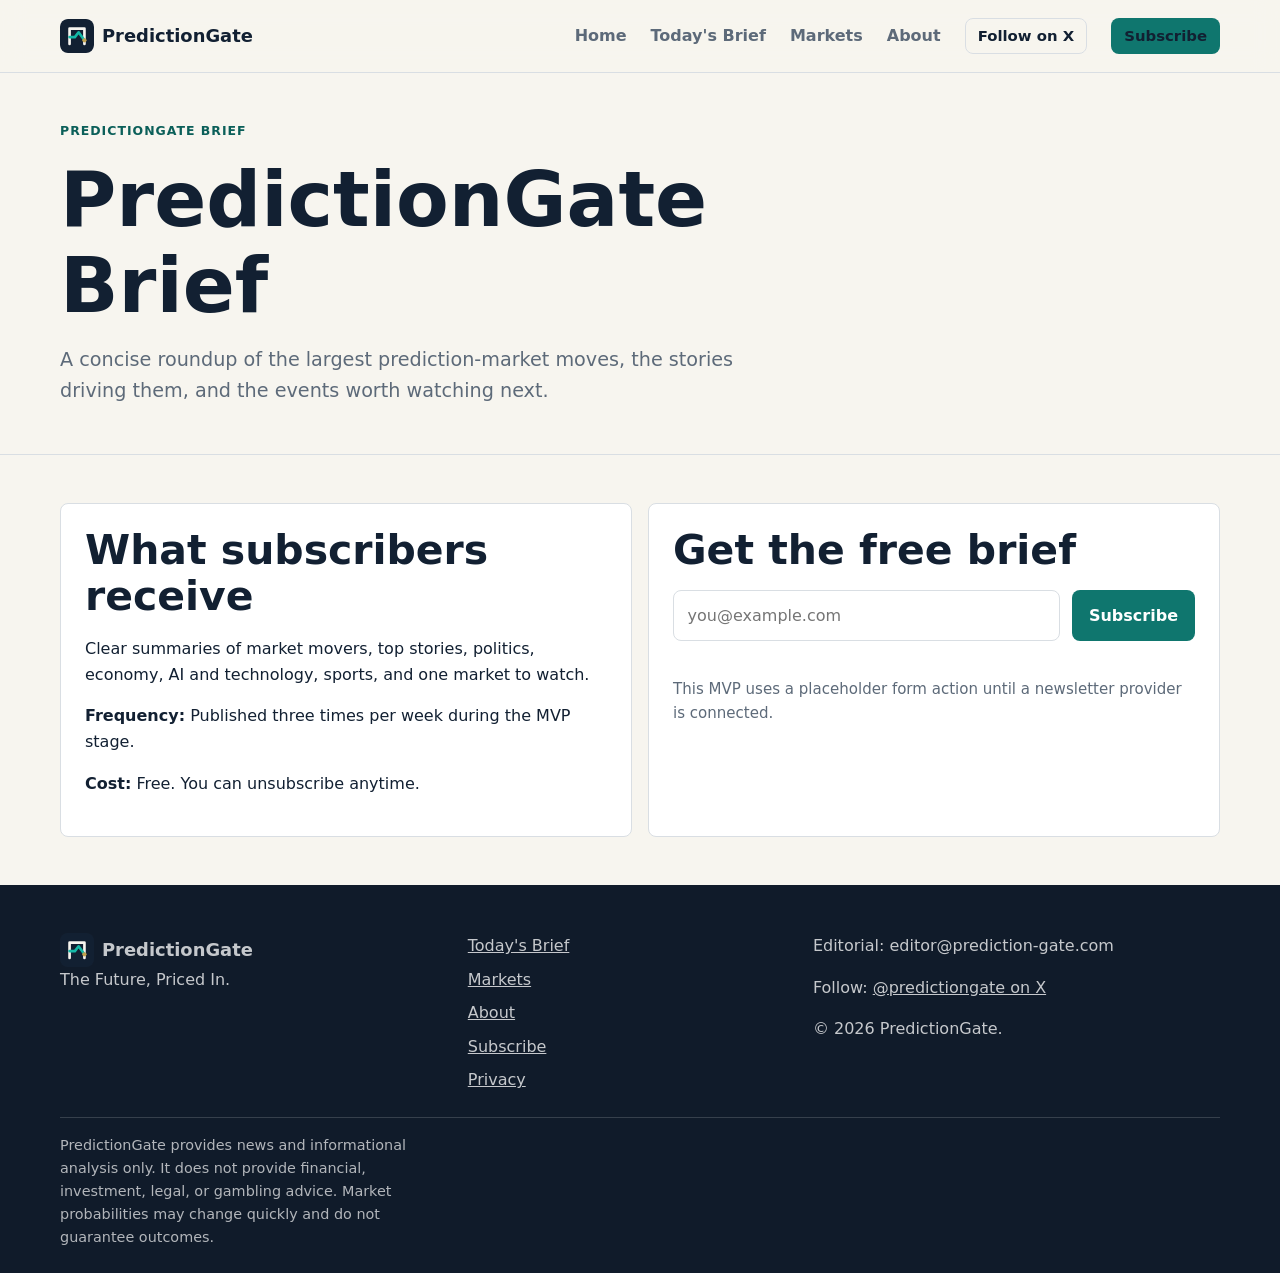
<file: subscribe.html>
<!doctype html>
<html lang="en">
<head>
  <meta charset="utf-8">
  <meta name="viewport" content="width=device-width, initial-scale=1">
  <title>Subscribe | PredictionGate Brief</title>
  <meta name="description" content="Subscribe free to PredictionGate Brief for concise prediction market news, market probabilities, and forecasting market analysis.">
  <link rel="canonical" href="https://prediction-gate.com/subscribe.html">
  <meta property="og:title" content="Subscribe to PredictionGate Brief">
  <meta property="og:description" content="A free brief on the largest prediction-market moves and what to watch next.">
  <meta property="og:type" content="website">
  <meta property="og:url" content="https://prediction-gate.com/subscribe.html">
  <meta name="twitter:card" content="summary_large_image">
  <meta name="twitter:title" content="Subscribe to PredictionGate Brief">
  <meta name="twitter:description" content="Free prediction market analysis three times per week during MVP.">
  <link rel="stylesheet" href="css/styles.css">
  <link rel="icon" href="assets/favicon.svg" type="image/svg+xml">
  <!-- Analytics placeholders: insert Google Analytics, Plausible, or Beehiiv tracking snippets here. -->
</head>
<body>
  <a class="skip-link" href="#main">Skip to content</a>
  <header class="site-header"><div class="header-inner"><a class="logo" href="index.html"><span class="logo-mark">PG</span><span>PredictionGate</span></a><button class="nav-toggle" type="button" aria-expanded="false" aria-controls="site-nav" aria-label="Open navigation"><span></span><span></span><span></span></button><nav class="site-nav" id="site-nav" aria-label="Main navigation"><a href="index.html">Home</a><a href="brief.html">Today's Brief</a><a href="markets.html">Markets</a><a href="about.html">About</a><a class="button secondary small" href="https://x.com/predictiongate" target="_blank" rel="noopener">Follow on X</a><a class="button small" href="subscribe.html" aria-current="page">Subscribe</a></nav></div></header>
  <main id="main">
    <section class="page-header"><div class="section-inner"><p class="eyebrow">PredictionGate Brief</p><h1>PredictionGate Brief</h1><p class="lead">A concise roundup of the largest prediction-market moves, the stories driving them, and the events worth watching next.</p></div></section>
    <section class="section"><div class="section-inner grid two">
      <div class="card"><h2>What subscribers receive</h2><p>Clear summaries of market movers, top stories, politics, economy, AI and technology, sports, and one market to watch.</p><p><strong>Frequency:</strong> Published three times per week during the MVP stage.</p><p><strong>Cost:</strong> Free. You can unsubscribe anytime.</p></div>
      <div class="card"><h2>Get the free brief</h2><form class="signup-form" novalidate><label for="subscribe-email">Email address</label><input id="subscribe-email" name="email" type="email" autocomplete="email" placeholder="you@example.com" required><button class="button" type="submit">Subscribe</button><p class="form-message" role="status" aria-live="polite"></p></form><p class="notice">This MVP uses a placeholder form action until a newsletter provider is connected.</p></div>
    </div></section>
  </main>
  <footer class="site-footer"><div class="footer-inner"><div><a class="logo" href="index.html"><span class="logo-mark">PG</span><span>PredictionGate</span></a><p>The Future, Priced In.</p></div><nav class="footer-links" aria-label="Footer navigation"><a href="brief.html">Today's Brief</a><a href="markets.html">Markets</a><a href="about.html">About</a><a href="subscribe.html">Subscribe</a><a href="privacy.html">Privacy</a></nav><div><p>Editorial: editor@prediction-gate.com</p><p>Follow: <a href="https://x.com/predictiongate" target="_blank" rel="noopener">@predictiongate on X</a></p><p>&copy; <span class="current-year"></span> PredictionGate.</p></div></div><div class="footer-inner footer-disclaimer">PredictionGate provides news and informational analysis only. It does not provide financial, investment, legal, or gambling advice. Market probabilities may change quickly and do not guarantee outcomes.</div></footer>
  <script src="js/main.js"></script>
</body>
</html>
</file>
<file: css/styles.css>
:root {
  --color-bg: #f7f5ef;
  --color-surface: #ffffff;
  --color-surface-muted: #eef3f4;
  --color-text: #122032;
  --color-muted: #5d6a79;
  --color-border: #d9dee3;
  --color-accent: #0f766e;
  --color-accent-dark: #0b5f59;
  --color-positive: #147a4b;
  --color-negative: #b42318;
  --color-warning: #9a5b00;
  --font-base: system-ui, -apple-system, BlinkMacSystemFont, "Segoe UI", sans-serif;
  --page-width: 1160px;
  --space-1: 0.25rem;
  --space-2: 0.5rem;
  --space-3: 0.75rem;
  --space-4: 1rem;
  --space-5: 1.5rem;
  --space-6: 2rem;
  --space-7: 3rem;
  --radius: 8px;
  --shadow: 0 12px 28px rgba(18, 32, 50, 0.08);
}

* {
  box-sizing: border-box;
}

html {
  scroll-behavior: smooth;
}

body {
  margin: 0;
  color: var(--color-text);
  background: var(--color-bg);
  font-family: var(--font-base);
  font-size: 16px;
  line-height: 1.6;
}

body.nav-open {
  overflow: hidden;
}

img,
svg {
  max-width: 100%;
}

a {
  color: inherit;
}

a:hover {
  color: var(--color-accent);
}

:focus-visible {
  outline: 3px solid rgba(15, 118, 110, 0.45);
  outline-offset: 3px;
}

.skip-link {
  position: absolute;
  top: -48px;
  left: var(--space-4);
  z-index: 20;
  padding: var(--space-2) var(--space-4);
  background: var(--color-text);
  color: #fff;
  border-radius: var(--radius);
}

.skip-link:focus {
  top: var(--space-4);
}

.site-header {
  position: sticky;
  top: 0;
  z-index: 10;
  background: rgba(247, 245, 239, 0.94);
  border-bottom: 1px solid var(--color-border);
  backdrop-filter: blur(12px);
}

.header-inner,
.section-inner,
.footer-inner {
  width: min(100% - 32px, var(--page-width));
  margin: 0 auto;
}

.header-inner {
  display: flex;
  align-items: center;
  justify-content: space-between;
  min-height: 72px;
  gap: var(--space-4);
}

.logo {
  display: inline-flex;
  align-items: center;
  gap: var(--space-2);
  color: var(--color-text);
  font-weight: 800;
  font-size: 1.12rem;
  text-decoration: none;
}

.logo-mark {
  display: grid;
  place-items: center;
  width: 34px;
  height: 34px;
  overflow: hidden;
  color: transparent;
  background: url("../assets/logo-mark.svg") center / contain no-repeat;
  border-radius: var(--radius);
  font-size: 0.85rem;
  letter-spacing: 0;
  text-indent: -999px;
}

.nav-toggle {
  display: none;
  width: 42px;
  height: 42px;
  border: 1px solid var(--color-border);
  border-radius: var(--radius);
  background: var(--color-surface);
  color: var(--color-text);
}

.nav-toggle span {
  display: block;
  width: 18px;
  height: 2px;
  margin: 4px auto;
  background: currentColor;
}

.site-nav {
  display: flex;
  align-items: center;
  gap: var(--space-5);
}

.site-nav a {
  color: var(--color-muted);
  font-weight: 650;
  text-decoration: none;
}

.site-nav a[aria-current="page"] {
  color: var(--color-text);
}

.button,
button.button {
  display: inline-flex;
  align-items: center;
  justify-content: center;
  min-height: 42px;
  padding: 0.72rem 1rem;
  border: 1px solid transparent;
  border-radius: var(--radius);
  background: var(--color-accent);
  color: #fff;
  font: inherit;
  font-weight: 750;
  line-height: 1.1;
  text-decoration: none;
  cursor: pointer;
}

.button:hover {
  background: var(--color-accent-dark);
  color: #fff;
}

.button.secondary {
  background: transparent;
  color: var(--color-text);
  border-color: var(--color-border);
}

.button.secondary:hover {
  background: var(--color-surface);
  color: var(--color-text);
}

.button.small {
  min-height: 36px;
  padding: 0.55rem 0.75rem;
  font-size: 0.93rem;
}

.hero {
  padding: clamp(3rem, 8vw, 7rem) 0 var(--space-7);
  border-bottom: 1px solid var(--color-border);
}

.hero-grid {
  display: grid;
  grid-template-columns: minmax(0, 1.08fr) minmax(320px, 0.72fr);
  gap: var(--space-7);
  align-items: center;
}

.eyebrow,
.demo-label {
  color: var(--color-accent-dark);
  font-size: 0.78rem;
  font-weight: 800;
  letter-spacing: 0.08em;
  text-transform: uppercase;
}

h1,
h2,
h3 {
  line-height: 1.12;
  margin: 0 0 var(--space-4);
}

h1 {
  max-width: 760px;
  font-size: clamp(2.6rem, 6vw, 5.7rem);
}

h2 {
  font-size: clamp(1.8rem, 3.2vw, 3rem);
}

h3 {
  font-size: 1.18rem;
}

p {
  margin: 0 0 var(--space-4);
}

.lead {
  max-width: 710px;
  color: var(--color-muted);
  font-size: clamp(1.08rem, 1.5vw, 1.28rem);
}

.hero-actions,
.button-row {
  display: flex;
  flex-wrap: wrap;
  gap: var(--space-3);
  margin: var(--space-5) 0;
}

.trust-statement,
.notice,
.meta {
  color: var(--color-muted);
  font-size: 0.94rem;
}

.probability-panel {
  position: relative;
  padding: var(--space-5);
  background: var(--color-surface);
  border: 1px solid var(--color-border);
  border-radius: var(--radius);
  box-shadow: var(--shadow);
}

.probability-panel::before {
  content: "";
  position: absolute;
  inset: 0 0 auto;
  height: 5px;
  background: linear-gradient(90deg, var(--color-accent), #c2a14d);
  border-radius: var(--radius) var(--radius) 0 0;
}

.ticker-row {
  display: grid;
  grid-template-columns: 1fr auto;
  gap: var(--space-4);
  padding: var(--space-4) 0;
  border-bottom: 1px solid var(--color-border);
}

.ticker-row:last-child {
  border-bottom: 0;
}

.ticker-row strong {
  display: block;
}

.probability {
  font-size: 1.6rem;
  font-weight: 850;
}

.positive {
  color: var(--color-positive);
}

.negative {
  color: var(--color-negative);
}

.section {
  padding: var(--space-7) 0;
}

.section-heading {
  display: flex;
  align-items: end;
  justify-content: space-between;
  gap: var(--space-5);
  margin-bottom: var(--space-5);
}

.section-heading p {
  max-width: 640px;
}

.grid {
  display: grid;
  gap: var(--space-4);
}

.grid.three {
  grid-template-columns: repeat(3, 1fr);
}

.grid.two {
  grid-template-columns: repeat(2, 1fr);
}

.market-grid {
  grid-template-columns: repeat(3, 1fr);
}

.card,
.market-card,
.callout,
.article-card {
  background: var(--color-surface);
  border: 1px solid var(--color-border);
  border-radius: var(--radius);
}

.card,
.article-card {
  padding: var(--space-5);
}

.market-card {
  display: flex;
  flex-direction: column;
  min-height: 260px;
  padding: var(--space-5);
}

.market-card .question {
  flex: 1;
  margin-bottom: var(--space-5);
  font-size: 1.05rem;
  font-weight: 750;
}

.market-topline {
  display: flex;
  align-items: baseline;
  justify-content: space-between;
  gap: var(--space-3);
}

.move {
  font-weight: 800;
}

.market-meta {
  display: flex;
  flex-wrap: wrap;
  gap: var(--space-2);
  margin-top: var(--space-4);
  color: var(--color-muted);
  font-size: 0.88rem;
}

.pill {
  display: inline-flex;
  align-items: center;
  min-height: 26px;
  padding: 0.2rem 0.55rem;
  background: var(--color-surface-muted);
  border-radius: 999px;
}

.newsletter-preview {
  display: grid;
  grid-template-columns: 0.88fr 1.12fr;
  gap: var(--space-5);
  align-items: start;
}

.issue-list {
  margin: 0;
  padding: 0;
  list-style: none;
}

.issue-list li {
  display: grid;
  grid-template-columns: 150px 1fr;
  gap: var(--space-4);
  padding: var(--space-3) 0;
  border-bottom: 1px solid var(--color-border);
}

.issue-list li:last-child {
  border-bottom: 0;
}

.issue-list span {
  color: var(--color-muted);
  font-weight: 750;
}

.tag-cloud {
  display: flex;
  flex-wrap: wrap;
  gap: var(--space-2);
}

.signup-form {
  display: grid;
  grid-template-columns: minmax(220px, 1fr) auto;
  gap: var(--space-3);
  max-width: 620px;
}

.signup-form label {
  position: absolute;
  width: 1px;
  height: 1px;
  overflow: hidden;
  clip: rect(0 0 0 0);
}

input,
select {
  width: 100%;
  min-height: 44px;
  padding: 0.72rem 0.85rem;
  border: 1px solid var(--color-border);
  border-radius: var(--radius);
  background: var(--color-surface);
  color: var(--color-text);
  font: inherit;
}

.form-message {
  grid-column: 1 / -1;
  min-height: 24px;
  margin: 0;
  font-weight: 650;
}

.form-message.error {
  color: var(--color-negative);
}

.form-message.success {
  color: var(--color-positive);
}

.callout {
  padding: var(--space-6);
  background: var(--color-text);
  color: #fff;
}

.callout p {
  color: rgba(255, 255, 255, 0.78);
}

.callout .button.secondary {
  color: #fff;
  border-color: rgba(255, 255, 255, 0.32);
}

.page-header {
  padding: var(--space-7) 0 var(--space-6);
  border-bottom: 1px solid var(--color-border);
}

.article-layout {
  display: grid;
  grid-template-columns: minmax(0, 1fr) 300px;
  gap: var(--space-6);
  align-items: start;
}

.article-body {
  background: var(--color-surface);
  border: 1px solid var(--color-border);
  border-radius: var(--radius);
  padding: clamp(1.25rem, 4vw, 3rem);
}

.article-body h2 {
  margin-top: var(--space-6);
  font-size: 1.6rem;
}

.article-body h3 {
  margin-top: var(--space-5);
}

.article-body ul {
  padding-left: 1.2rem;
}

.article-body figure {
  margin: var(--space-5) 0;
}

.article-body figure img,
.article-hero-image img {
  display: block;
  width: 100%;
  height: auto;
  border: 1px solid var(--color-border);
  border-radius: var(--radius);
}

.article-body figcaption {
  margin-top: var(--space-2);
  color: var(--color-muted);
  font-size: 0.88rem;
}

.article-hero-image {
  margin: 0 0 var(--space-5);
}

.leaderboard-table {
  width: 100%;
  border-collapse: collapse;
  margin: var(--space-4) 0;
}

.leaderboard-table th,
.leaderboard-table td {
  padding: var(--space-3);
  border-bottom: 1px solid var(--color-border);
  text-align: left;
}

.leaderboard-table th:last-child,
.leaderboard-table td:last-child {
  text-align: right;
}

.article-nav {
  display: flex;
  justify-content: space-between;
  gap: var(--space-3);
  margin-top: var(--space-5);
}

.share-links {
  display: flex;
  flex-wrap: wrap;
  gap: var(--space-2);
}

.dashboard-controls {
  display: grid;
  grid-template-columns: minmax(220px, 1.5fr) repeat(3, minmax(150px, 1fr)) auto;
  gap: var(--space-3);
  margin-bottom: var(--space-5);
  padding: var(--space-4);
  background: var(--color-surface);
  border: 1px solid var(--color-border);
  border-radius: var(--radius);
}

.empty-state {
  display: none;
  padding: var(--space-6);
  text-align: center;
  background: var(--color-surface);
  border: 1px solid var(--color-border);
  border-radius: var(--radius);
}

.empty-state.visible {
  display: block;
}

.site-footer {
  padding: var(--space-7) 0 var(--space-5);
  background: #101b2a;
  color: #fff;
}

.footer-inner {
  display: grid;
  grid-template-columns: 1.2fr 1fr 1.3fr;
  gap: var(--space-6);
}

.footer-inner a,
.footer-inner p {
  color: rgba(255, 255, 255, 0.76);
}

.footer-links {
  display: grid;
  gap: var(--space-2);
}

.footer-disclaimer {
  margin-top: var(--space-5);
  padding-top: var(--space-4);
  border-top: 1px solid rgba(255, 255, 255, 0.16);
  color: rgba(255, 255, 255, 0.68);
  font-size: 0.9rem;
}

@media (max-width: 920px) {
  .hero-grid,
  .newsletter-preview,
  .article-layout,
  .footer-inner {
    grid-template-columns: 1fr;
  }

  .grid.three,
  .grid.two,
  .market-grid {
    grid-template-columns: repeat(2, 1fr);
  }

  .dashboard-controls {
    grid-template-columns: 1fr 1fr;
  }
}

@media (max-width: 720px) {
  .nav-toggle {
    display: block;
  }

  .site-nav {
    position: fixed;
    inset: 72px 0 auto;
    display: none;
    flex-direction: column;
    align-items: stretch;
    padding: var(--space-4);
    background: var(--color-bg);
    border-bottom: 1px solid var(--color-border);
  }

  .site-nav.open {
    display: flex;
  }

  .site-nav a {
    padding: var(--space-3);
  }

  .grid.three,
  .grid.two,
  .market-grid,
  .dashboard-controls {
    grid-template-columns: 1fr;
  }

  .section-heading {
    display: block;
  }

  .signup-form {
    grid-template-columns: 1fr;
  }

  .issue-list li {
    grid-template-columns: 1fr;
    gap: 0;
  }

  .article-nav {
    flex-direction: column;
  }
}

@media (prefers-reduced-motion: reduce) {
  *,
  *::before,
  *::after {
    scroll-behavior: auto !important;
    transition-duration: 0.01ms !important;
    animation-duration: 0.01ms !important;
    animation-iteration-count: 1 !important;
  }
}
</file>
